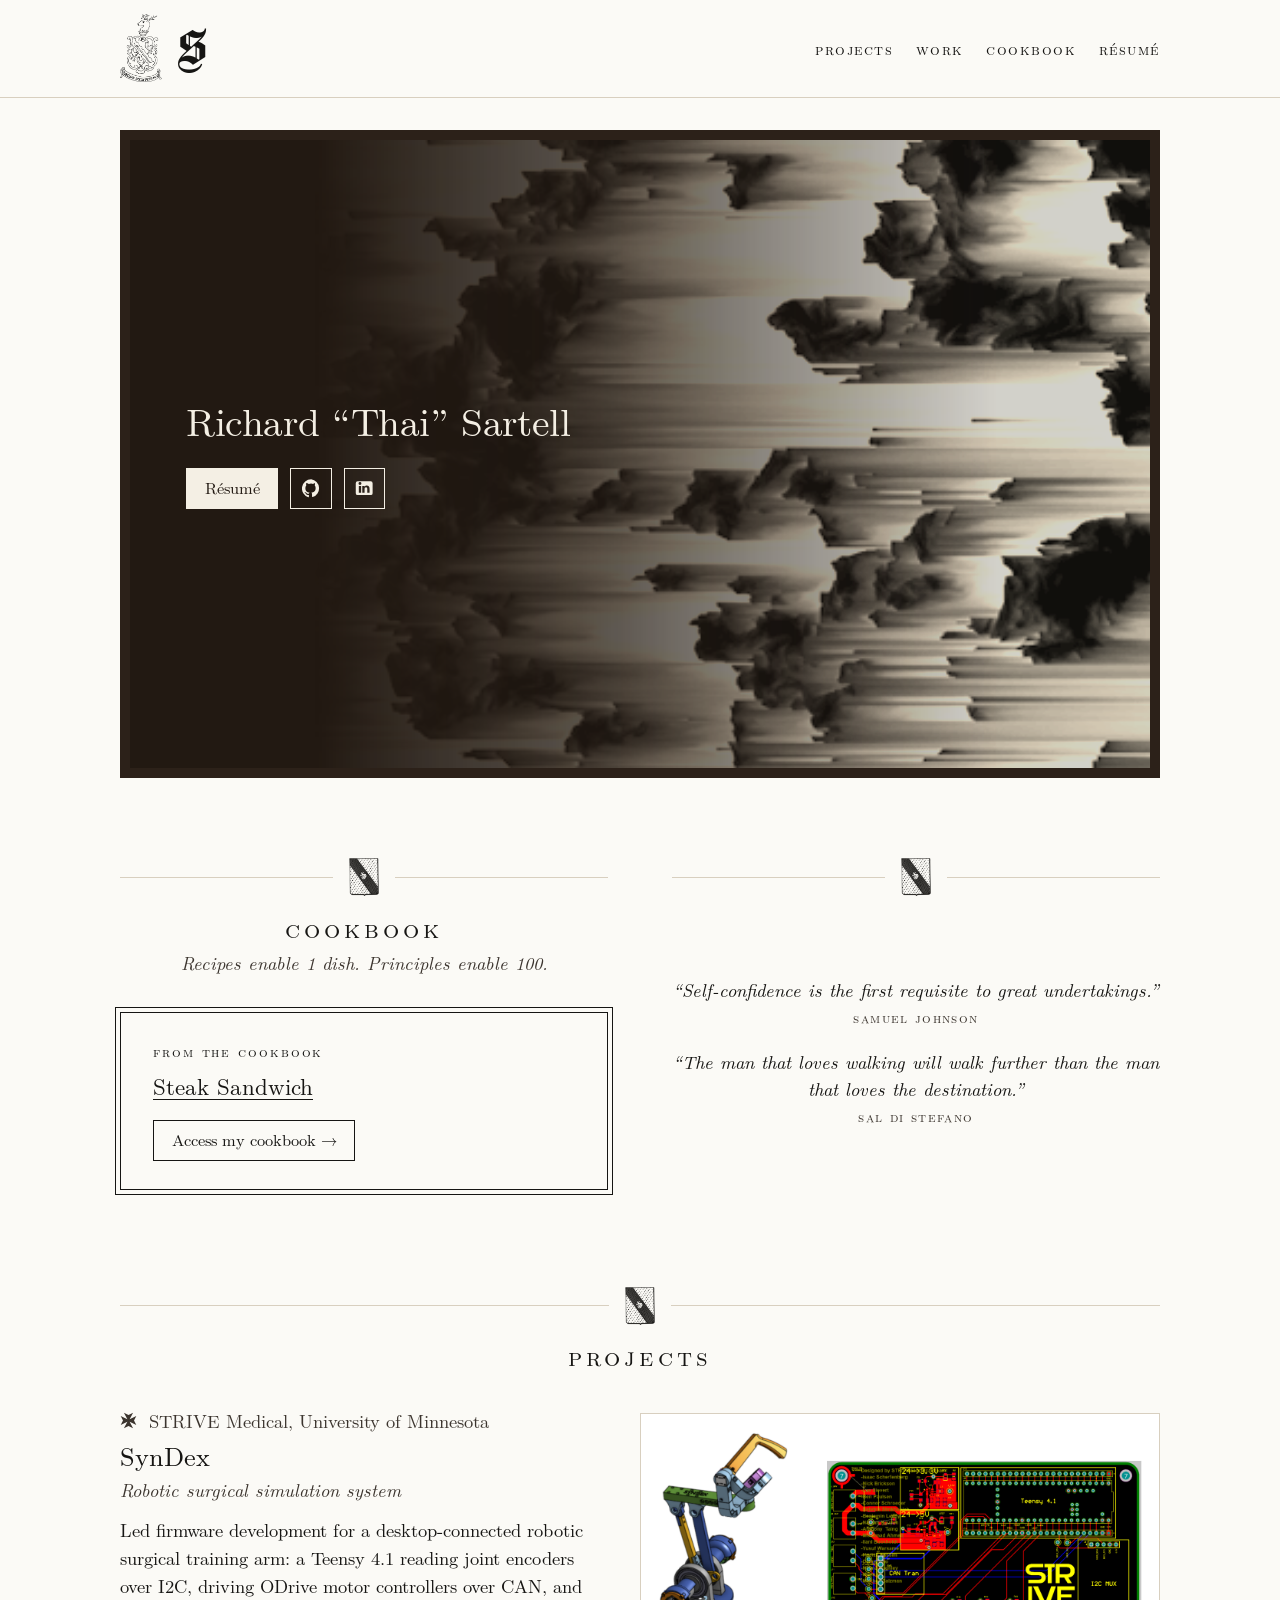
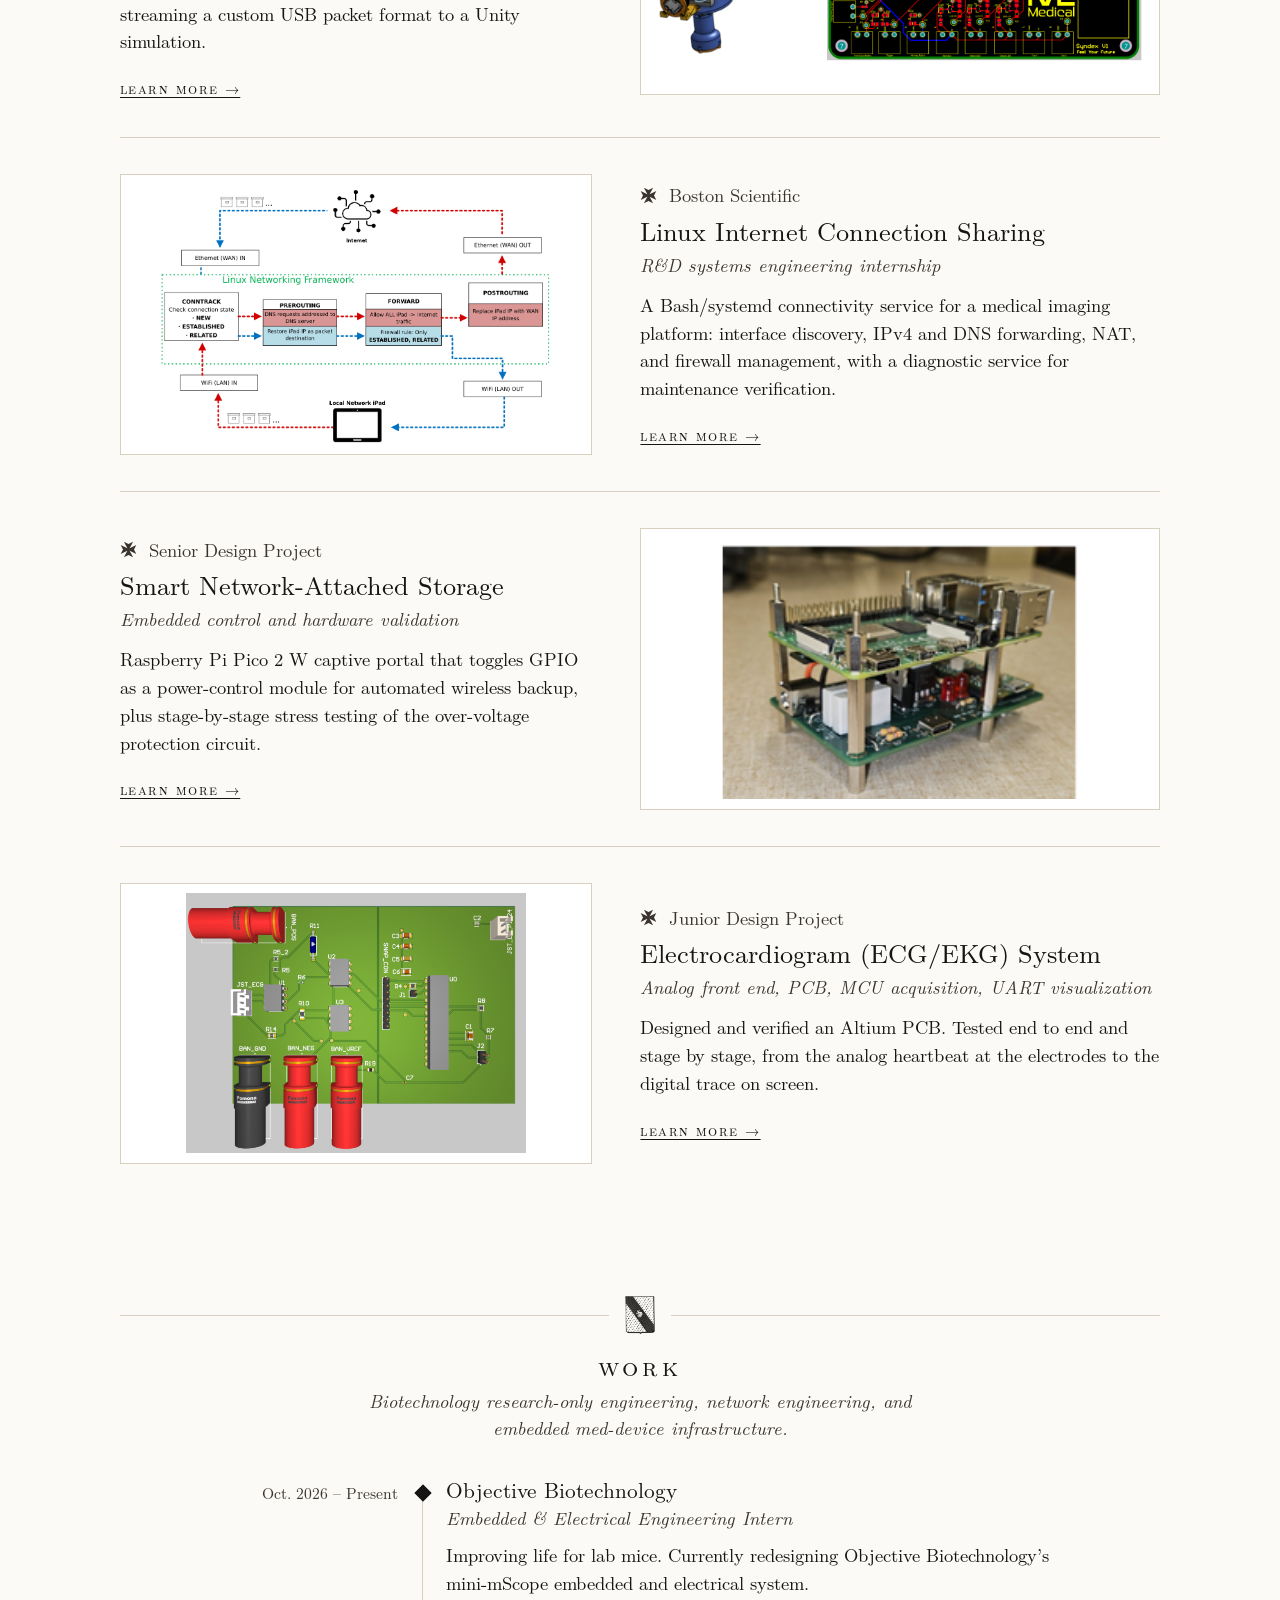
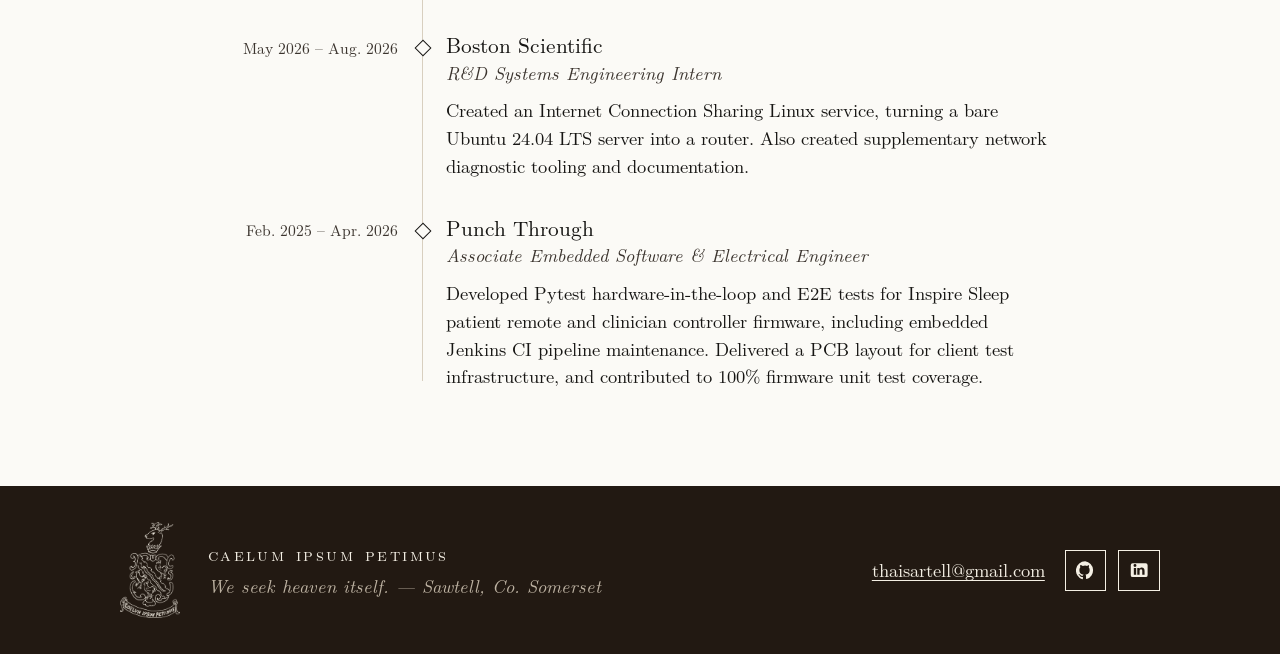
<file: index.html>
<!doctype html>
<html lang="en">
  <head>
    <meta charset="utf-8">
    <meta name="viewport" content="width=device-width, initial-scale=1">
    <title>Richard Sartell | Electrical &amp; Computer Engineer</title>
    <meta name="description" content="Richard &quot;Thai&quot; Sartell: embedded software, Linux systems, and hardware validation. Projects, work history, and a cookbook.">
    <meta property="og:type" content="website">
    <meta property="og:url" content="https://thaisartell.github.io/">
    <meta property="og:image" content="assets/images/og-card.svg">
    <link rel="icon" href="assets/images/favicon.svg" type="image/svg+xml">
    <link rel="preload" href="assets/fonts/lmroman9-regular.woff2" as="font" type="font/woff2" crossorigin>
    <link rel="stylesheet" href="css/style.css">
  </head>
  <body>
    <a class="skip-link" href="#main">Skip to content</a>

    <header class="site-header">
      <div class="wrap">
        <a class="brand" href="index.html" aria-label="Richard Sartell, home">
          <img src="assets/images/coat-of-arms.png" width="323" height="520" alt="">
          <span class="brand-name" aria-hidden="true">S</span>
        </a>
        <nav class="site-nav" aria-label="Primary">
          <a href="#projects">Projects</a>
          <a href="#work">Work</a>
          <a href="cookbook.html">Cookbook</a>
          <a href="assets/resume/richard-sartell-resume.pdf">R&eacute;sum&eacute;</a>
        </nav>
      </div>
    </header>

    <main id="main">
      <section class="wrap hero" aria-labelledby="hero-heading">
        <div class="hero-frame">
          <picture class="hero-banner" aria-hidden="true">
            <source srcset="assets/images/pixel-sorter-still.jpg" media="(prefers-reduced-motion: reduce)">
            <img src="assets/images/pixel-sorter.gif" width="500" height="281" alt="">
          </picture>
          <div class="hero-copy">
            <h1 id="hero-heading">Richard &ldquo;Thai&rdquo; Sartell</h1>
            <div class="actions">
              <a class="button button-solid" href="assets/resume/richard-sartell-resume.pdf">R&eacute;sum&eacute;</a>
              <a class="social-link" href="https://github.com/thaisartell" aria-label="GitHub profile">
                <svg class="social-icon" viewBox="0 0 24 24" aria-hidden="true" focusable="false">
                  <path d="M12 .3a12 12 0 0 0-3.8 23.4c.6.1.8-.3.8-.6v-2.3c-3.3.7-4-1.4-4-1.4-.5-1.4-1.3-1.8-1.3-1.8-1.1-.7.1-.7.1-.7 1.2.1 1.8 1.2 1.8 1.2 1.1 1.8 2.8 1.3 3.5 1 .1-.8.4-1.3.8-1.6-2.7-.3-5.5-1.3-5.5-5.9 0-1.3.5-2.4 1.2-3.2-.1-.3-.5-1.5.1-3.2 0 0 1-.3 3.2 1.2a11 11 0 0 1 5.8 0C15.5 5.1 16.5 5.2 16.5 5.2c.7 1.7.3 2.9.1 3.2.8.8 1.2 1.9 1.2 3.2 0 4.6-2.8 5.6-5.5 5.9.4.4.8 1.1.8 2.2v3.3c0 .3.2.7.8.6A12 12 0 0 0 12 .3Z"/>
                </svg>
              </a>
              <a class="social-link" href="https://www.linkedin.com/in/richardsartell/" aria-label="LinkedIn profile">
                <svg class="social-icon" viewBox="0 0 24 24" aria-hidden="true" focusable="false">
                  <path d="M20.5 3h-17A2.5 2.5 0 0 0 1 5.5v13A2.5 2.5 0 0 0 3.5 21h17a2.5 2.5 0 0 0 2.5-2.5v-13A2.5 2.5 0 0 0 20.5 3ZM8 18H5V9h3v9ZM6.5 7.8A1.8 1.8 0 1 1 6.5 4a1.8 1.8 0 0 1 0 3.8ZM19 18h-3v-4.7c0-1.1 0-2.6-1.6-2.6s-1.9 1.2-1.9 2.5V18h-3V9h2.9v1.2h.1c.4-.8 1.4-1.6 2.7-1.6 2.9 0 3.8 1.9 3.8 4.4v5Z"/>
                </svg>
              </a>
            </div>
          </div>
        </div>
      </section>

      <div class="section split">
        <section id="cookbook" aria-labelledby="cookbook-heading">
          <header class="section-head">
            <div class="ornament-rule" aria-hidden="true"><span class="tile"></span></div>
            <h2 id="cookbook-heading">Cookbook</h2>
            <p>Recipes enable 1 dish. Principles enable 100.</p>
          </header>
          <div class="kitchen-teaser">
            <div>
              <p class="smallcaps">From the cookbook</p>
              <p class="tonight"><a id="tonight-link" href="cookbook.html">Open the cookbook</a></p>
            </div>
            <a class="button button-ghost" href="cookbook.html">Access my cookbook &rarr;</a>
          </div>
        </section>

        <section class="epigraph-panel" aria-label="Epigraphs">
          <div class="ornament-rule" aria-hidden="true"><span class="tile"></span></div>
          <ul class="epigraphs">
            <li>&ldquo;Self-confidence is the first requisite to great undertakings.&rdquo;<cite>Samuel Johnson</cite></li>
            <li>&ldquo;The man that loves walking will walk further than the man that loves the destination.&rdquo;<cite>Sal Di Stefano</cite></li>
          </ul>
        </section>
      </div>

      <section class="section" id="projects" aria-labelledby="projects-heading">
        <header class="section-head">
          <div class="ornament-rule" aria-hidden="true"><span class="tile"></span></div>
          <h2 id="projects-heading">Projects</h2>
        </header>

        <div class="project-list">
          <article class="project" id="project-syndex">
            <div class="project-copy">
              <p class="project-kicker"><span class="numeral" aria-hidden="true"></span><span>STRIVE Medical, University of Minnesota</span></p>
              <h3><a href="projects/syndex.html">SynDex</a></h3>
              <p class="project-subtitle">Robotic surgical simulation system</p>
              <p>
                Led firmware development for a desktop-connected robotic surgical training arm: a Teensy 4.1
                reading joint encoders over I2C, driving ODrive motor controllers over CAN, and streaming a custom
                USB packet format to a Unity simulation.
              </p>
              <a class="read-more" href="projects/syndex.html">Learn more &rarr;</a>
            </div>
            <figure class="project-figure">
              <img src="assets/diagrams/syndexAssembly_2.png" width="648" height="339" loading="lazy" alt="SynDex robotic arm CAD model beside the controller PCB layout">
            </figure>
          </article>

          <article class="project" id="project-linux-ics">
            <div class="project-copy">
              <p class="project-kicker"><span class="numeral" aria-hidden="true"></span><span>Boston Scientific</span></p>
              <h3><a href="projects/linux-internet-connection-sharing.html">Linux Internet Connection Sharing</a></h3>
              <p class="project-subtitle">R&amp;D systems engineering internship</p>
              <p>
                A Bash/systemd connectivity service for a medical imaging platform: interface discovery, IPv4 and
                DNS forwarding, NAT, and firewall management, with a diagnostic service for maintenance verification.
              </p>
              <a class="read-more" href="projects/linux-internet-connection-sharing.html">Learn more &rarr;</a>
            </div>
            <figure class="project-figure">
              <img src="assets/diagrams/icsNetworkFlow.png" width="1127" height="750" loading="lazy" alt="Conceptual network flow for the Linux Internet Connection Sharing service">
            </figure>
          </article>

          <article class="project" id="project-smart-nas">
            <div class="project-copy">
              <p class="project-kicker"><span class="numeral" aria-hidden="true"></span><span>Senior Design Project</span></p>
              <h3><a href="projects/smart-network-attached-storage.html">Smart Network-Attached Storage</a></h3>
              <p class="project-subtitle">Embedded control and hardware validation</p>
              <p>
                Raspberry Pi Pico 2 W captive portal that toggles GPIO as a power-control module for automated
                wireless backup, plus stage-by-stage stress testing of the over-voltage protection circuit.
              </p>
              <a class="read-more" href="projects/smart-network-attached-storage.html">Learn more &rarr;</a>
            </div>
            <figure class="project-figure">
              <img src="assets/diagrams/snasAssemblyPhoto.png" width="233" height="166" loading="lazy" alt="Physical Smart NAS assembly with its stacked controller and protection circuit boards">
            </figure>
          </article>

          <article class="project" id="project-ecg">
            <div class="project-copy">
              <p class="project-kicker"><span class="numeral" aria-hidden="true"></span><span>Junior Design Project</span></p>
              <h3><a href="projects/electrocardiogram-acquisition-system.html">Electrocardiogram (ECG/EKG) System</a></h3>
              <p class="project-subtitle">Analog front end, PCB, MCU acquisition, UART visualization</p>
              <p>
                Designed and verified an Altium PCB. Tested end to end and stage by stage, from the analog
                heartbeat at the electrodes to the digital trace on screen.
              </p>
              <a class="read-more" href="projects/electrocardiogram-acquisition-system.html">Learn more &rarr;</a>
            </div>
            <figure class="project-figure">
              <img src="assets/diagrams/ecgPcbRender.png" width="1289" height="986" loading="lazy" alt="3D render of the ECG acquisition PCB">
            </figure>
          </article>
        </div>
      </section>

      <section class="section" id="work" aria-labelledby="work-heading">
        <header class="section-head">
          <div class="ornament-rule" aria-hidden="true"><span class="tile"></span></div>
          <h2 id="work-heading">Work</h2>
          <p>Biotechnology research-only engineering, network engineering, and embedded med-device infrastructure.</p>
        </header>

        <ol class="timeline" reversed>
          <li class="job is-current">
            <p class="job-when">Oct. 2026 &ndash; Present</p>
            <div>
              <h3>Objective Biotechnology</h3>
              <p class="job-role">Embedded &amp; Electrical Engineering Intern</p>
              <p>Improving life for lab mice. Currently redesigning Objective Biotechnology&rsquo;s mini-mScope embedded and electrical system.</p>
            </div>
          </li>
          <li class="job">
            <p class="job-when">May 2026 &ndash; Aug. 2026</p>
            <div>
              <h3>Boston Scientific</h3>
              <p class="job-role">R&amp;D Systems Engineering Intern</p>
              <p>Created an Internet Connection Sharing Linux service, turning a bare Ubuntu 24.04 LTS server into a router. Also created supplementary network diagnostic tooling and documentation.</p>
            </div>
          </li>
          <li class="job">
            <p class="job-when">Feb. 2025 &ndash; Apr. 2026</p>
            <div>
              <h3>Punch Through</h3>
              <p class="job-role">Associate Embedded Software &amp; Electrical Engineer</p>
              <p>Developed Pytest hardware-in-the-loop and E2E tests for Inspire Sleep patient remote and clinician controller firmware, including embedded Jenkins CI pipeline maintenance. Delivered a PCB layout for client test infrastructure, and contributed to 100% firmware unit test coverage.</p>
            </div>
          </li>
        </ol>
      </section>

    </main>

    <footer class="site-footer" id="contact">
      <div class="wrap">
        <a href="index.html" aria-label="Home"><img class="footer-crest" src="assets/images/coat-of-arms.png" width="323" height="520" alt=""></a>
        <div>
          <p class="motto">Caelum ipsum petimus</p>
          <p class="motto-translation">We seek heaven itself. &mdash; Sawtell, Co. Somerset</p>
        </div>
        <div class="footer-links">
          <a class="email" href="mailto:thaisartell@gmail.com">thaisartell@gmail.com</a>
          <a class="social-link" href="https://github.com/thaisartell" aria-label="GitHub profile">
            <svg class="social-icon" viewBox="0 0 24 24" aria-hidden="true" focusable="false">
              <path d="M12 .3a12 12 0 0 0-3.8 23.4c.6.1.8-.3.8-.6v-2.3c-3.3.7-4-1.4-4-1.4-.5-1.4-1.3-1.8-1.3-1.8-1.1-.7.1-.7.1-.7 1.2.1 1.8 1.2 1.8 1.2 1.1 1.8 2.8 1.3 3.5 1 .1-.8.4-1.3.8-1.6-2.7-.3-5.5-1.3-5.5-5.9 0-1.3.5-2.4 1.2-3.2-.1-.3-.5-1.5.1-3.2 0 0 1-.3 3.2 1.2a11 11 0 0 1 5.8 0C15.5 5.1 16.5 5.2 16.5 5.2c.7 1.7.3 2.9.1 3.2.8.8 1.2 1.9 1.2 3.2 0 4.6-2.8 5.6-5.5 5.9.4.4.8 1.1.8 2.2v3.3c0 .3.2.7.8.6A12 12 0 0 0 12 .3Z"/>
            </svg>
          </a>
          <a class="social-link" href="https://www.linkedin.com/in/richardsartell/" aria-label="LinkedIn profile">
            <svg class="social-icon" viewBox="0 0 24 24" aria-hidden="true" focusable="false">
              <path d="M20.5 3h-17A2.5 2.5 0 0 0 1 5.5v13A2.5 2.5 0 0 0 3.5 21h17a2.5 2.5 0 0 0 2.5-2.5v-13A2.5 2.5 0 0 0 20.5 3ZM8 18H5V9h3v9ZM6.5 7.8A1.8 1.8 0 1 1 6.5 4a1.8 1.8 0 0 1 0 3.8ZM19 18h-3v-4.7c0-1.1 0-2.6-1.6-2.6s-1.9 1.2-1.9 2.5V18h-3V9h2.9v1.2h.1c.4-.8 1.4-1.6 2.7-1.6 2.9 0 3.8 1.9 3.8 4.4v5Z"/>
            </svg>
          </a>
        </div>
      </div>
    </footer>

    <script src="js/recipes.js"></script>
    <script>
      // Suggest one dish from the cookbook on the home page.
      (function () {
        var link = document.getElementById("tonight-link");
        if (!link || !window.RECIPES || !RECIPES.length) return;
        var r = RECIPES[Math.floor(Math.random() * RECIPES.length)];
        link.textContent = r.name;
        link.href = "cookbook.html#" + r.slug;
      })();
    </script>
  </body>
</html>
</file>
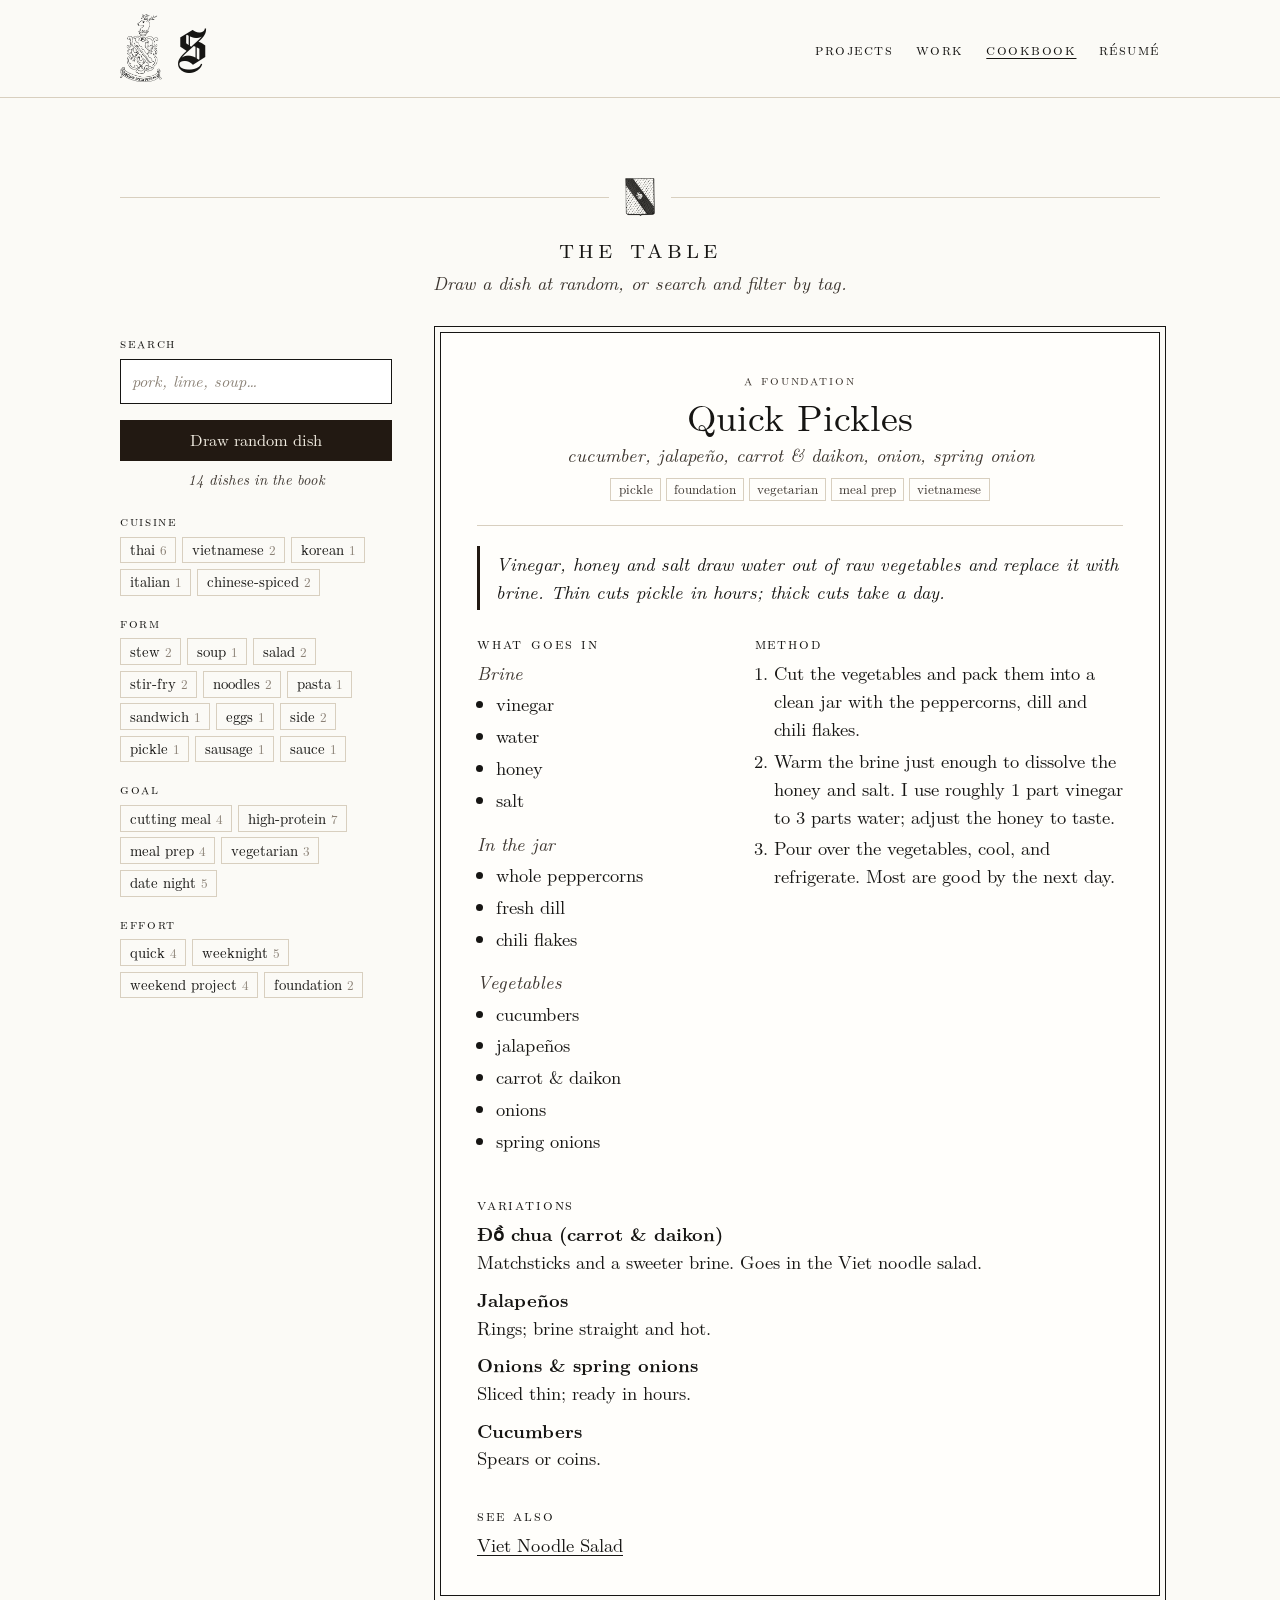
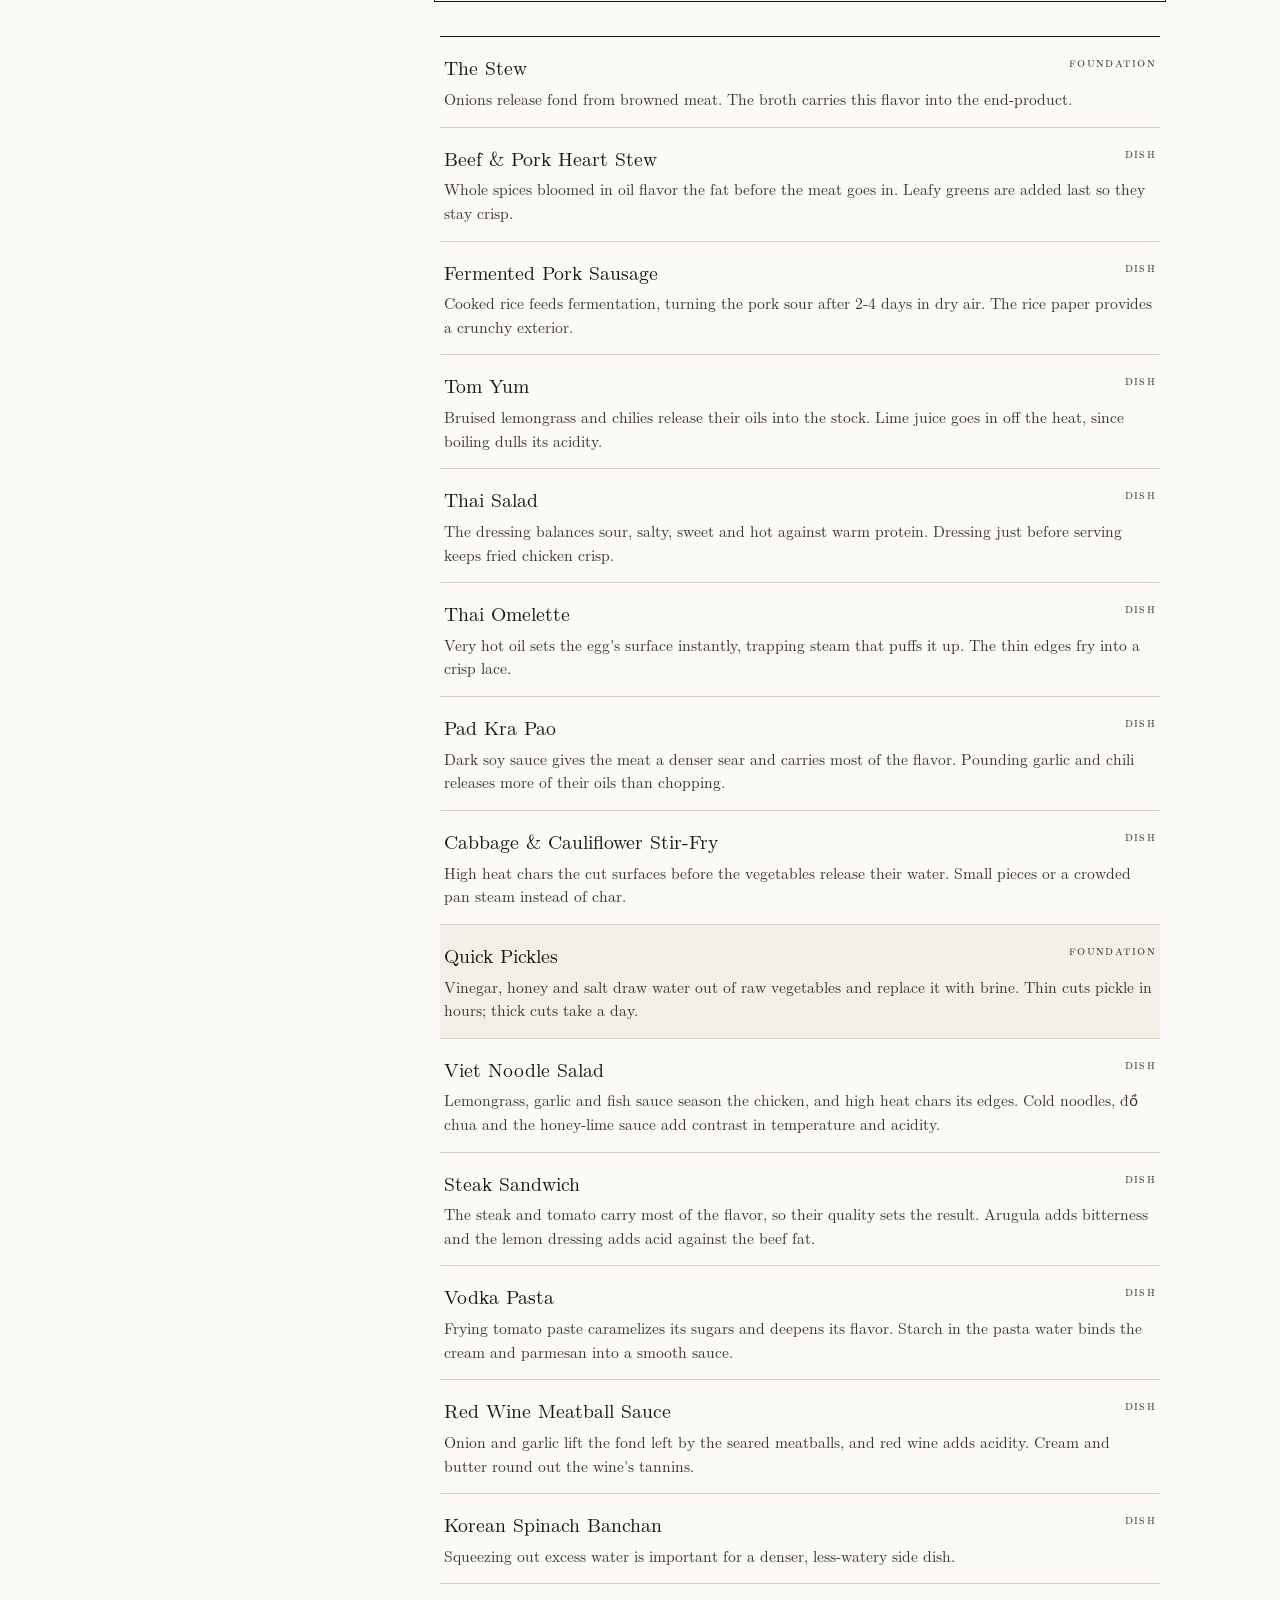
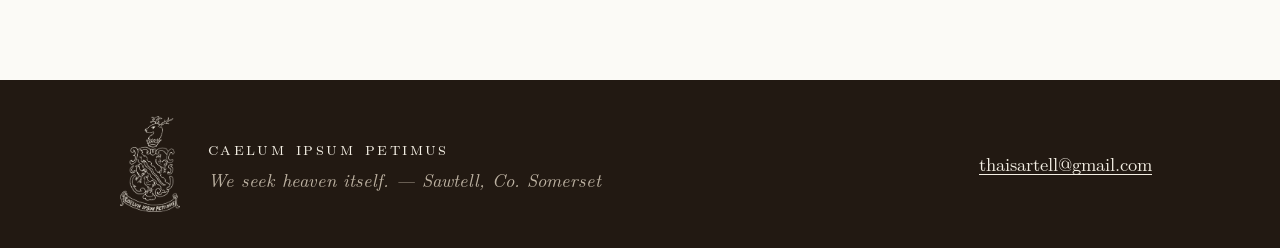
<file: cookbook.html>
<!doctype html>
<html lang="en">
  <head>
    <meta charset="utf-8">
    <meta name="viewport" content="width=device-width, initial-scale=1">
    <title>Cookbook | Richard Sartell</title>
    <meta name="description" content="A cookbook of principles: stews, Thai and Vietnamese cooking, pickles, and the rest of what I cook.">
    <link rel="icon" href="assets/images/favicon.svg" type="image/svg+xml">
    <link rel="preload" href="assets/fonts/lmroman9-regular.woff2" as="font" type="font/woff2" crossorigin>
    <link rel="stylesheet" href="css/style.css">
  </head>
  <body>
    <a class="skip-link" href="#main">Skip to content</a>

    <header class="site-header">
      <div class="wrap">
        <a class="brand" href="index.html" aria-label="Richard Sartell, home">
          <img src="assets/images/coat-of-arms.png" width="323" height="520" alt="">
          <span class="brand-name" aria-hidden="true">S</span>
        </a>
        <nav class="site-nav" aria-label="Primary">
          <a href="index.html#projects">Projects</a>
          <a href="index.html#work">Work</a>
          <a href="cookbook.html" aria-current="page">Cookbook</a>
          <a href="assets/resume/richard-sartell-resume.pdf">R&eacute;sum&eacute;</a>
        </nav>
      </div>
    </header>

    <main id="main">
      <!-- "The Rules" section, hidden for now. Uncomment to bring it back.
      <section class="section" aria-labelledby="principles-heading">
        <header class="section-head">
          <h2 id="principles-heading">The Rules</h2>
          <p>The things I keep coming back to.</p>
        </header>
        <ol class="principles">
          <li>
            <strong><span class="numeral" aria-hidden="true"></span>Sear first, and mean it.</strong>
            <p>Browning is the flavor. Dry meat, hot pan, small batches.</p>
          </li>
          <li>
            <strong><span class="numeral" aria-hidden="true"></span>Onion and garlic lift the fond.</strong>
            <p>Every stew gets deglazed the same way, whatever comes next.</p>
          </li>
          <li>
            <strong><span class="numeral" aria-hidden="true"></span>Salty, sour, sweet, hot.</strong>
            <p>Fish sauce, lime, sugar or honey, chili. Taste, then fix whichever is missing.</p>
          </li>
          <li>
            <strong><span class="numeral" aria-hidden="true"></span>Acid at the end.</strong>
            <p>A squeeze of lime or a forkful of pickles fixes a heavy plate.</p>
          </li>
          <li>
            <strong><span class="numeral" aria-hidden="true"></span>Fresh against rich.</strong>
            <p>Raw ginger, onion, herbs or arugula next to anything fried or seared.</p>
          </li>
          <li>
            <strong><span class="numeral" aria-hidden="true"></span>One base, many dialects.</strong>
            <p>Learn the method once; change the spices and it&rsquo;s a different dish.</p>
          </li>
        </ol>
      </section>
      -->

      <section class="section" id="table" aria-labelledby="table-heading">
        <header class="section-head">
          <div class="ornament-rule" aria-hidden="true"><span class="tile"></span></div>
          <h1 id="table-heading">The Table</h1>
          <p>Draw a dish at random, or search and filter by tag.</p>
        </header>

        <div class="pantry">
          <aside class="pantry-controls" aria-label="Find a dish">
            <label class="field-label" for="search">Search</label>
            <input class="search-input" id="search" type="search" placeholder="pork, lime, soup&hellip;" autocomplete="off">
            <button class="button draw-button" id="draw" type="button">Draw random dish</button>
            <p class="match-count" id="match-count" aria-live="polite"></p>
            <div id="tag-groups"></div>
            <button class="clear-button" id="clear" type="button" hidden>Clear filters</button>
          </aside>

          <div>
            <article class="recipe-card" id="card" aria-live="polite" tabindex="-1"></article>
            <ul class="recipe-list" id="list" aria-label="Matching dishes"></ul>
          </div>
        </div>
      </section>
    </main>

    <footer class="site-footer" id="contact">
      <div class="wrap">
        <a href="index.html" aria-label="Home"><img class="footer-crest" src="assets/images/coat-of-arms.png" width="323" height="520" alt=""></a>
        <div>
          <p class="motto">Caelum ipsum petimus</p>
          <p class="motto-translation">We seek heaven itself. &mdash; Sawtell, Co. Somerset</p>
        </div>
        <div class="footer-links">
          <a class="email" href="mailto:thaisartell@gmail.com">thaisartell@gmail.com</a>
        </div>
      </div>
    </footer>

    <script src="js/recipes.js"></script>
    <script src="js/cookbook.js"></script>
  </body>
</html>
</file>
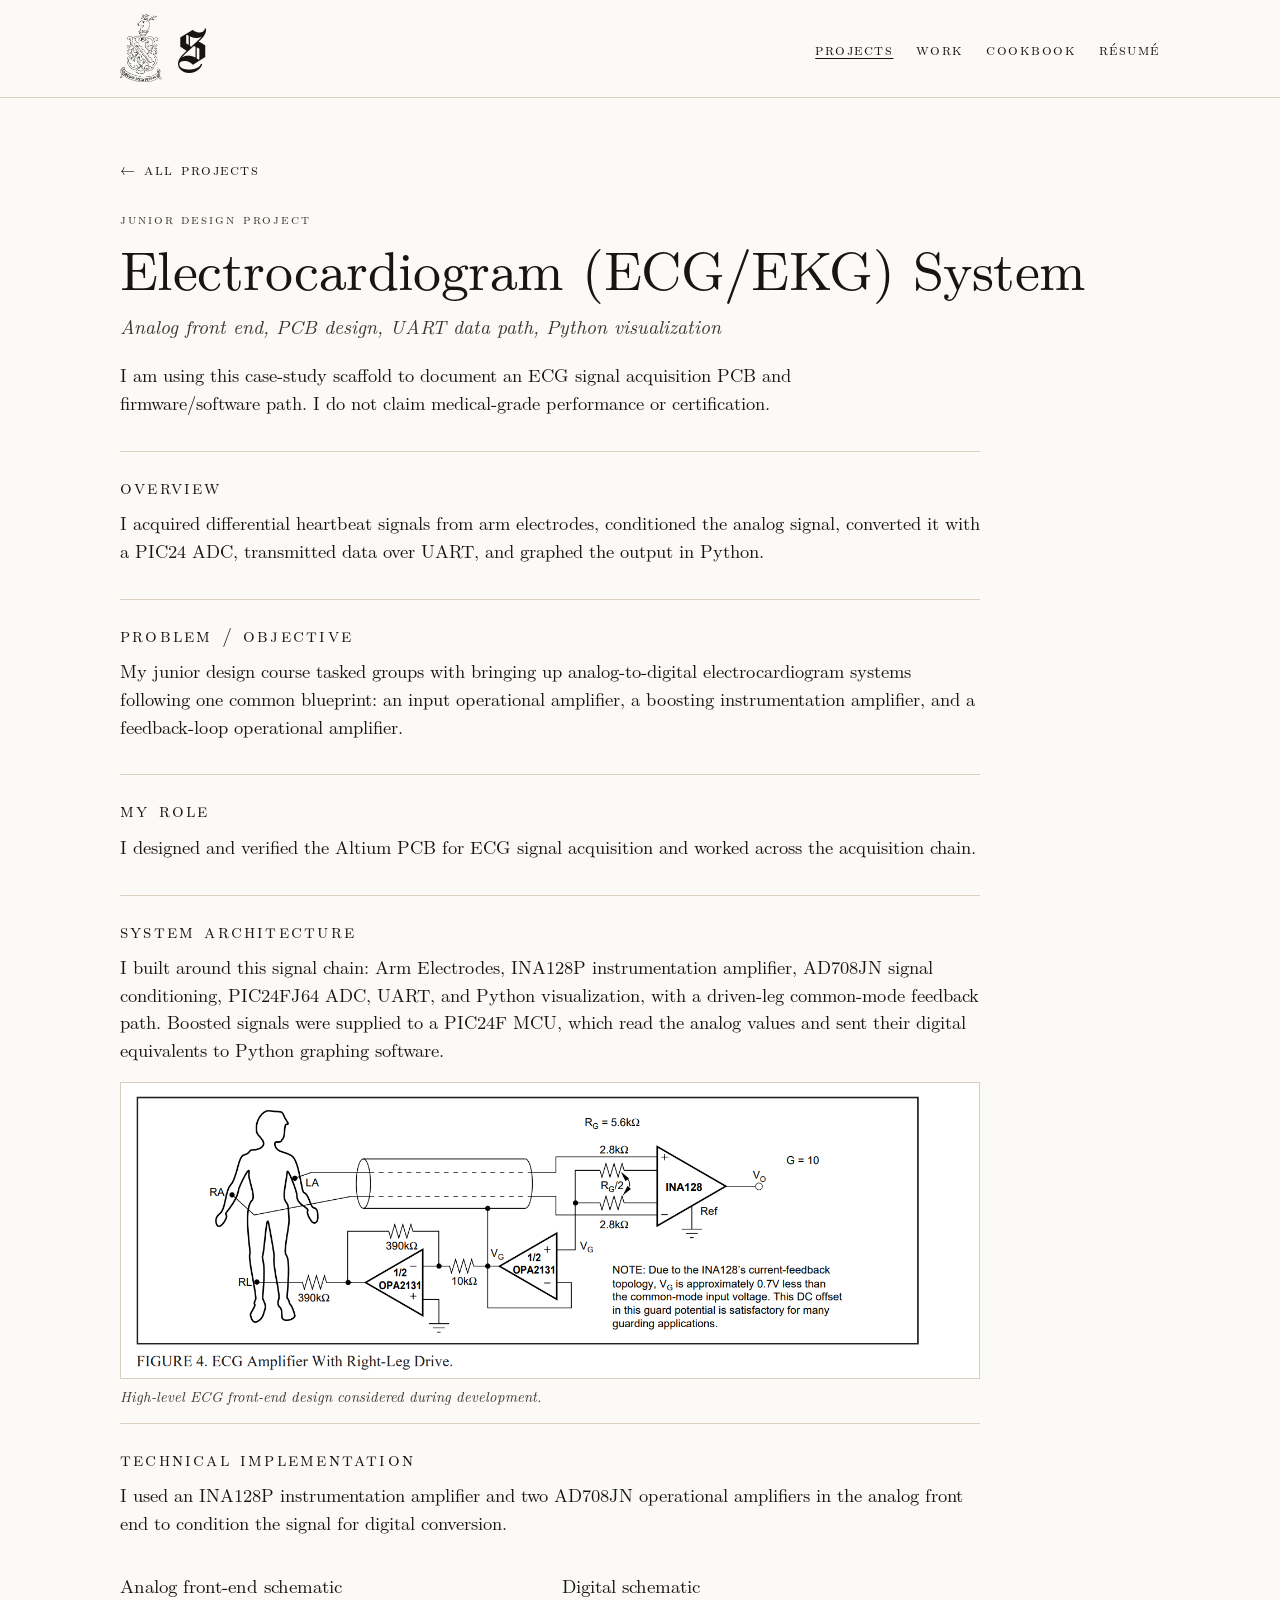
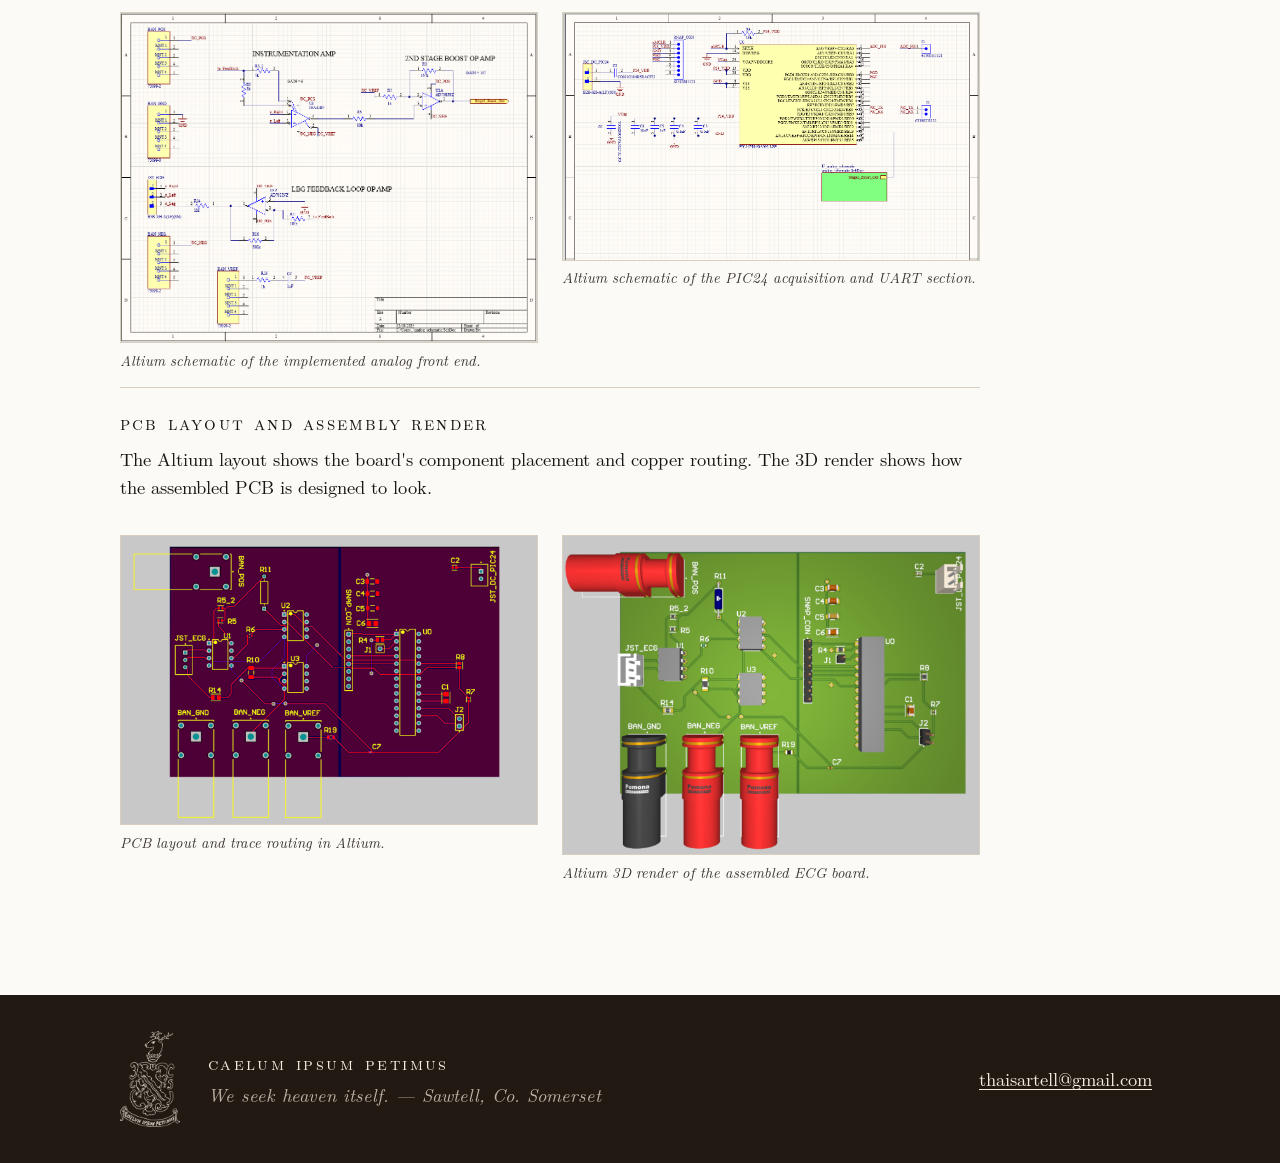
<file: projects/electrocardiogram-acquisition-system.html>
<!doctype html>
<html lang="en">
  <head>
    <meta charset="utf-8">
    <meta name="viewport" content="width=device-width, initial-scale=1">
    <title>Electrocardiogram (ECG/EKG) System | Richard Sartell</title>
    <meta name="description" content="My Electrocardiogram (ECG/EKG) System junior design case-study scaffold.">
    <link rel="icon" href="../assets/images/favicon.svg" type="image/svg+xml">
    <link rel="stylesheet" href="../css/style.css">
  </head>
  <body class="case-page">
    <a class="skip-link" href="#main">Skip to content</a>

    <header class="site-header">
      <div class="wrap">
        <a class="brand" href="../index.html" aria-label="Richard Sartell, home">
          <img src="../assets/images/coat-of-arms.png" width="323" height="520" alt="">
          <span class="brand-name" aria-hidden="true">S</span>
        </a>
        <nav class="site-nav" aria-label="Primary">
          <a href="../index.html#projects" aria-current="page">Projects</a>
          <a href="../index.html#work">Work</a>
          <a href="../cookbook.html">Cookbook</a>
          <a href="../assets/resume/richard-sartell-resume.pdf">R&eacute;sum&eacute;</a>
        </nav>
      </div>
    </header>

    <main id="main">
      <section class="case-header">
        <a class="back-home-link" href="../index.html#projects">&larr; All projects</a>
        <p class="eyebrow">Junior Design Project</p>
        <h1>Electrocardiogram (ECG/EKG) System</h1>
        <p class="hero-subtitle">Analog front end, PCB design, UART data path, Python visualization</p>
        <p>
          I am using this case-study scaffold to document an ECG signal acquisition PCB and firmware/software path. I do not claim
          medical-grade performance or certification.
        </p>
      </section>

      <div class="case-layout">
        <article class="case-outline">
          <section>
            <h2>Overview</h2>
            <p>
              I acquired differential heartbeat signals from arm electrodes, conditioned the analog signal,
              converted it with a PIC24 ADC, transmitted data over UART, and graphed the output in Python.
            </p>
          </section>
          <section>
            <h2>Problem / Objective</h2>
            <p>
              My junior design course tasked groups with bringing up analog-to-digital electrocardiogram systems following
              one common blueprint: an input operational amplifier, a boosting instrumentation amplifier, and a feedback-loop
              operational amplifier.
            </p>
          </section>
          <section>
            <h2>My Role</h2>
            <p>I designed and verified the Altium PCB for ECG signal acquisition and worked across the acquisition chain.</p>
          </section>
          <section>
            <h2>System Architecture</h2>
            <p>
              I built around this signal chain: Arm Electrodes, INA128P instrumentation amplifier, AD708JN signal conditioning,
              PIC24FJ64 ADC, UART, and Python visualization, with a driven-leg common-mode feedback path.
              Boosted signals were supplied to a PIC24F MCU, which read the analog values and sent their digital equivalents
              to Python graphing software.
            </p>
            <figure class="case-figure case-figure-wide">
              <img
                src="../assets/diagrams/ecgHighLevelDesign.png"
                width="1536"
                height="528"
                alt="High-level ECG analog front-end design showing arm electrodes, an instrumentation amplifier, and right-leg feedback"
              >
              <figcaption>High-level ECG front-end design considered during development.</figcaption>
            </figure>
          </section>
          <section>
            <h2>Technical Implementation</h2>
            <p>
              I used an INA128P instrumentation amplifier and two AD708JN operational amplifiers in the analog front end
              to condition the signal for digital conversion.
            </p>
            <div class="case-figure-grid">
              <div>
                <h3>Analog front-end schematic</h3>
                <figure class="case-figure case-figure-wide">
                  <img
                    src="../assets/diagrams/ecgFrontendSchematic.png"
                    width="977"
                    height="773"
                    alt="Altium schematic of the ECG analog front end, including the INA128P instrumentation amplifier, second-stage amplifier, and leg-feedback loop"
                  >
                  <figcaption>Altium schematic of the implemented analog front end.</figcaption>
                </figure>
              </div>
              <div>
                <h3>Digital schematic</h3>
                <figure class="case-figure case-figure-wide">
                  <img
                    src="../assets/diagrams/ecgDigitalSchematic.png"
                    width="1187"
                    height="703"
                    alt="Altium digital schematic showing the PIC24 microcontroller, power decoupling, programming connector, ADC input, and UART connections"
                  >
                  <figcaption>Altium schematic of the PIC24 acquisition and UART section.</figcaption>
                </figure>
              </div>
            </div>
          </section>
          <section>
            <h2>PCB Layout and Assembly Render</h2>
            <p>
              The Altium layout shows the board's component placement and copper routing. The 3D render shows
              how the assembled PCB is designed to look.
            </p>
            <div class="case-figure-grid">
              <figure class="case-figure case-figure-wide">
                <img
                  src="../assets/diagrams/ecgPcbLayerView.png"
                  width="1352"
                  height="937"
                  loading="lazy"
                  alt="Altium ECG PCB layout showing component placement and routed copper traces"
                >
                <figcaption>PCB layout and trace routing in Altium.</figcaption>
              </figure>
              <figure class="case-figure case-figure-wide">
                <img
                  src="../assets/diagrams/ecgPcbRender.png"
                  width="1289"
                  height="986"
                  loading="lazy"
                  alt="Altium 3D render of the assembled ECG PCB with its components mounted on the board"
                >
                <figcaption>Altium 3D render of the assembled ECG board.</figcaption>
              </figure>
            </div>
          </section>
        </article>

      </div>
    </main>

    <footer class="site-footer">
      <div class="wrap">
        <a href="../index.html" aria-label="Home"><img class="footer-crest" src="../assets/images/coat-of-arms.png" width="323" height="520" alt=""></a>
        <div>
          <p class="motto">Caelum ipsum petimus</p>
          <p class="motto-translation">We seek heaven itself. &mdash; Sawtell, Co. Somerset</p>
        </div>
        <div class="footer-links">
          <a class="email" href="mailto:thaisartell@gmail.com">thaisartell@gmail.com</a>
        </div>
      </div>
    </footer>
  </body>
</html>
</file>
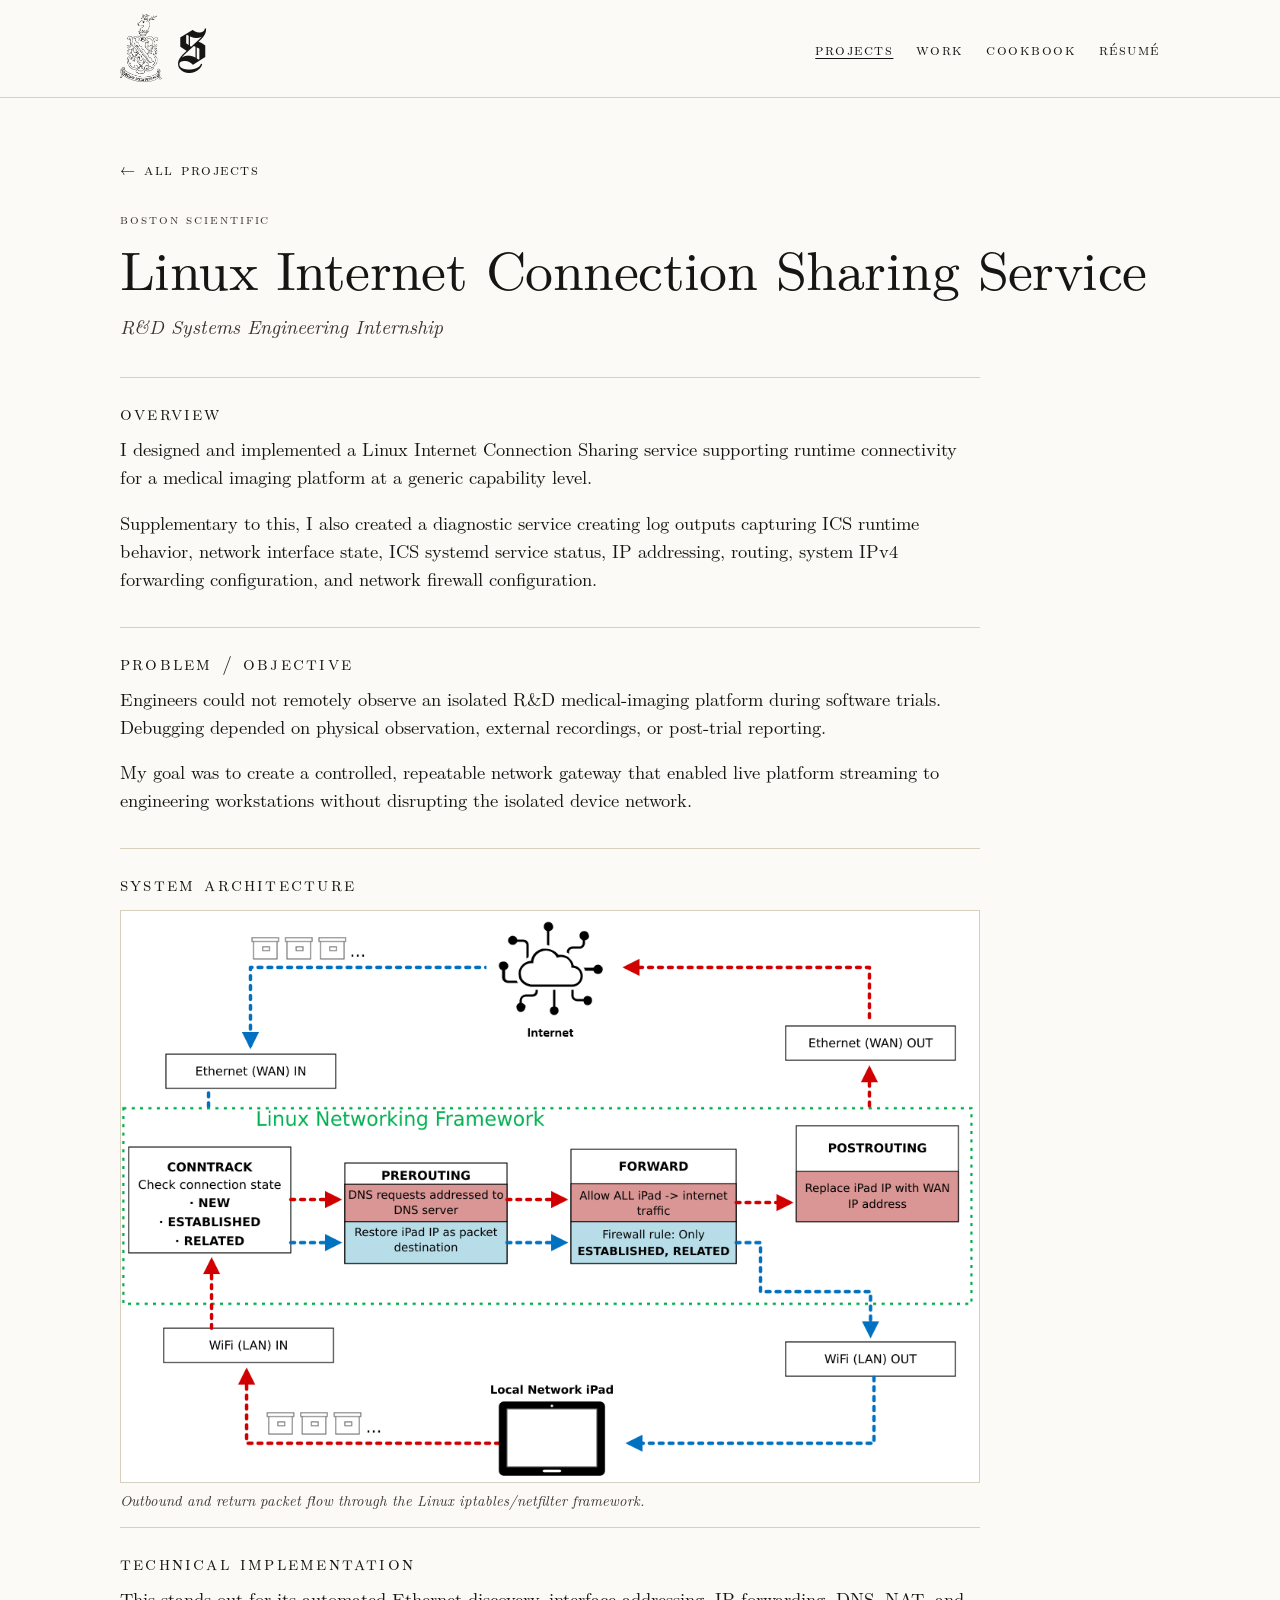
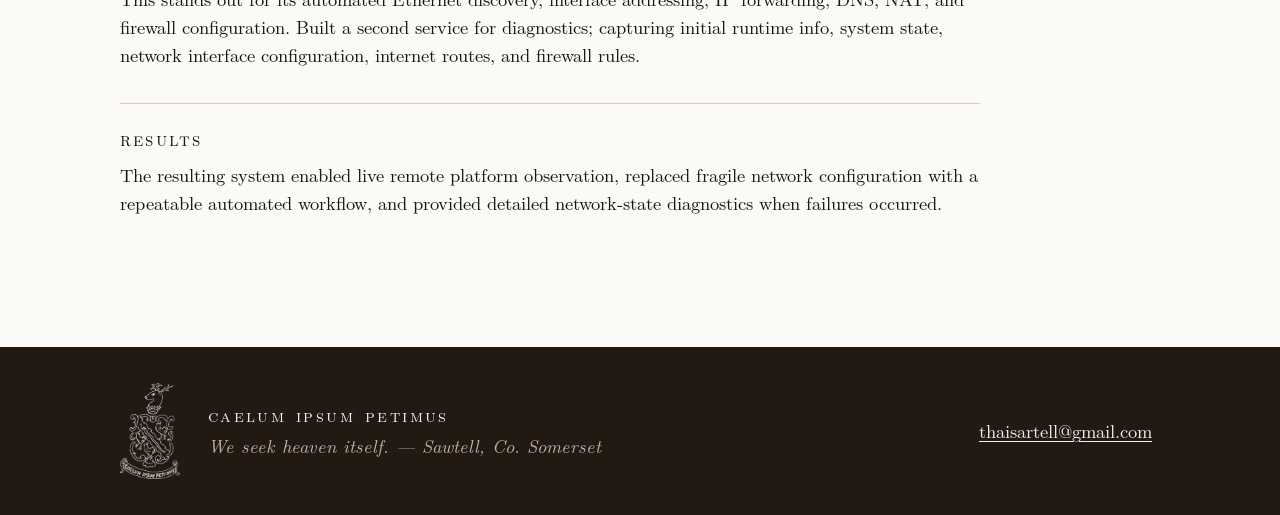
<file: projects/linux-internet-connection-sharing.html>
<!doctype html>
<html lang="en">
  <head>
    <meta charset="utf-8">
    <meta name="viewport" content="width=device-width, initial-scale=1">
    <title>Linux Internet Connection Sharing Service | Richard Sartell</title>
    <meta name="description" content="My sanitized Linux Internet Connection Sharing service case-study scaffold.">
    <link rel="icon" href="../assets/images/favicon.svg" type="image/svg+xml">
    <link rel="stylesheet" href="../css/style.css">
  </head>
  <body class="case-page">
    <a class="skip-link" href="#main">Skip to content</a>

    <header class="site-header">
      <div class="wrap">
        <a class="brand" href="../index.html" aria-label="Richard Sartell, home">
          <img src="../assets/images/coat-of-arms.png" width="323" height="520" alt="">
          <span class="brand-name" aria-hidden="true">S</span>
        </a>
        <nav class="site-nav" aria-label="Primary">
          <a href="../index.html#projects" aria-current="page">Projects</a>
          <a href="../index.html#work">Work</a>
          <a href="../cookbook.html">Cookbook</a>
          <a href="../assets/resume/richard-sartell-resume.pdf">R&eacute;sum&eacute;</a>
        </nav>
      </div>
    </header>

    <main id="main">
      <section class="case-header">
        <a class="back-home-link" href="../index.html#projects">&larr; All projects</a>
        <p class="eyebrow">Boston Scientific</p>
        <h1>Linux Internet Connection Sharing Service</h1>
        <p class="hero-subtitle">R&amp;D Systems Engineering Internship</p>
      </section>

      <div class="case-layout">
        <article class="case-outline">
          <section>
            <h2>Overview</h2>
            <p>
              I designed and implemented a Linux Internet Connection Sharing service supporting runtime connectivity
              for a medical imaging platform at a generic capability level.
            </p>
            <p>
              Supplementary to this, I also created a diagnostic service creating log outputs capturing ICS runtime behavior,
              network interface state, ICS systemd service status, IP addressing, routing, system IPv4 forwarding configuration, and network firewall configuration.
            </p>
          </section>
          <section>
            <h2>Problem / Objective</h2>
            <p>
              Engineers could not remotely observe an isolated R&amp;D medical-imaging platform during software trials.
              Debugging depended on physical observation, external recordings, or post-trial reporting.
            </p>
            <p>
              My goal was to create a controlled, repeatable network gateway that enabled live platform streaming to
              engineering workstations without disrupting the isolated device network.
            </p>
          </section>
          <section>
            <h2>System Architecture</h2>
            <figure class="case-figure case-figure-wide">
              <img
                src="../assets/diagrams/icsNetworkFlow.png"
                width="1311"
                height="852"
                loading="lazy"
                decoding="async"
                alt="Packet flow through the Linux Internet Connection Sharing service, showing outbound LAN traffic and returning WAN traffic passing through connection tracking, prerouting, forwarding, and postrouting NAT"
              >
              <figcaption>Outbound and return packet flow through the Linux iptables/netfilter framework.</figcaption>
            </figure>
          </section>
          <section>
            <h2>Technical Implementation</h2>
            <p>
              This stands out for its automated Ethernet discovery, interface addressing, IP forwarding, DNS, NAT, and firewall configuration.
              Built a second service for diagnostics; capturing initial runtime info, system state, network interface configuration, internet routes, and firewall rules.
            </p>
          </section>
          <section>
            <h2>Results</h2>
            <p>
              The resulting system enabled live remote platform observation, replaced fragile network configuration with
              a repeatable automated workflow, and provided detailed network-state diagnostics when failures occurred.
            </p>
          </section>
        </article>

      </div>
    </main>

    <footer class="site-footer">
      <div class="wrap">
        <a href="../index.html" aria-label="Home"><img class="footer-crest" src="../assets/images/coat-of-arms.png" width="323" height="520" alt=""></a>
        <div>
          <p class="motto">Caelum ipsum petimus</p>
          <p class="motto-translation">We seek heaven itself. &mdash; Sawtell, Co. Somerset</p>
        </div>
        <div class="footer-links">
          <a class="email" href="mailto:thaisartell@gmail.com">thaisartell@gmail.com</a>
        </div>
      </div>
    </footer>
  </body>
</html>
</file>
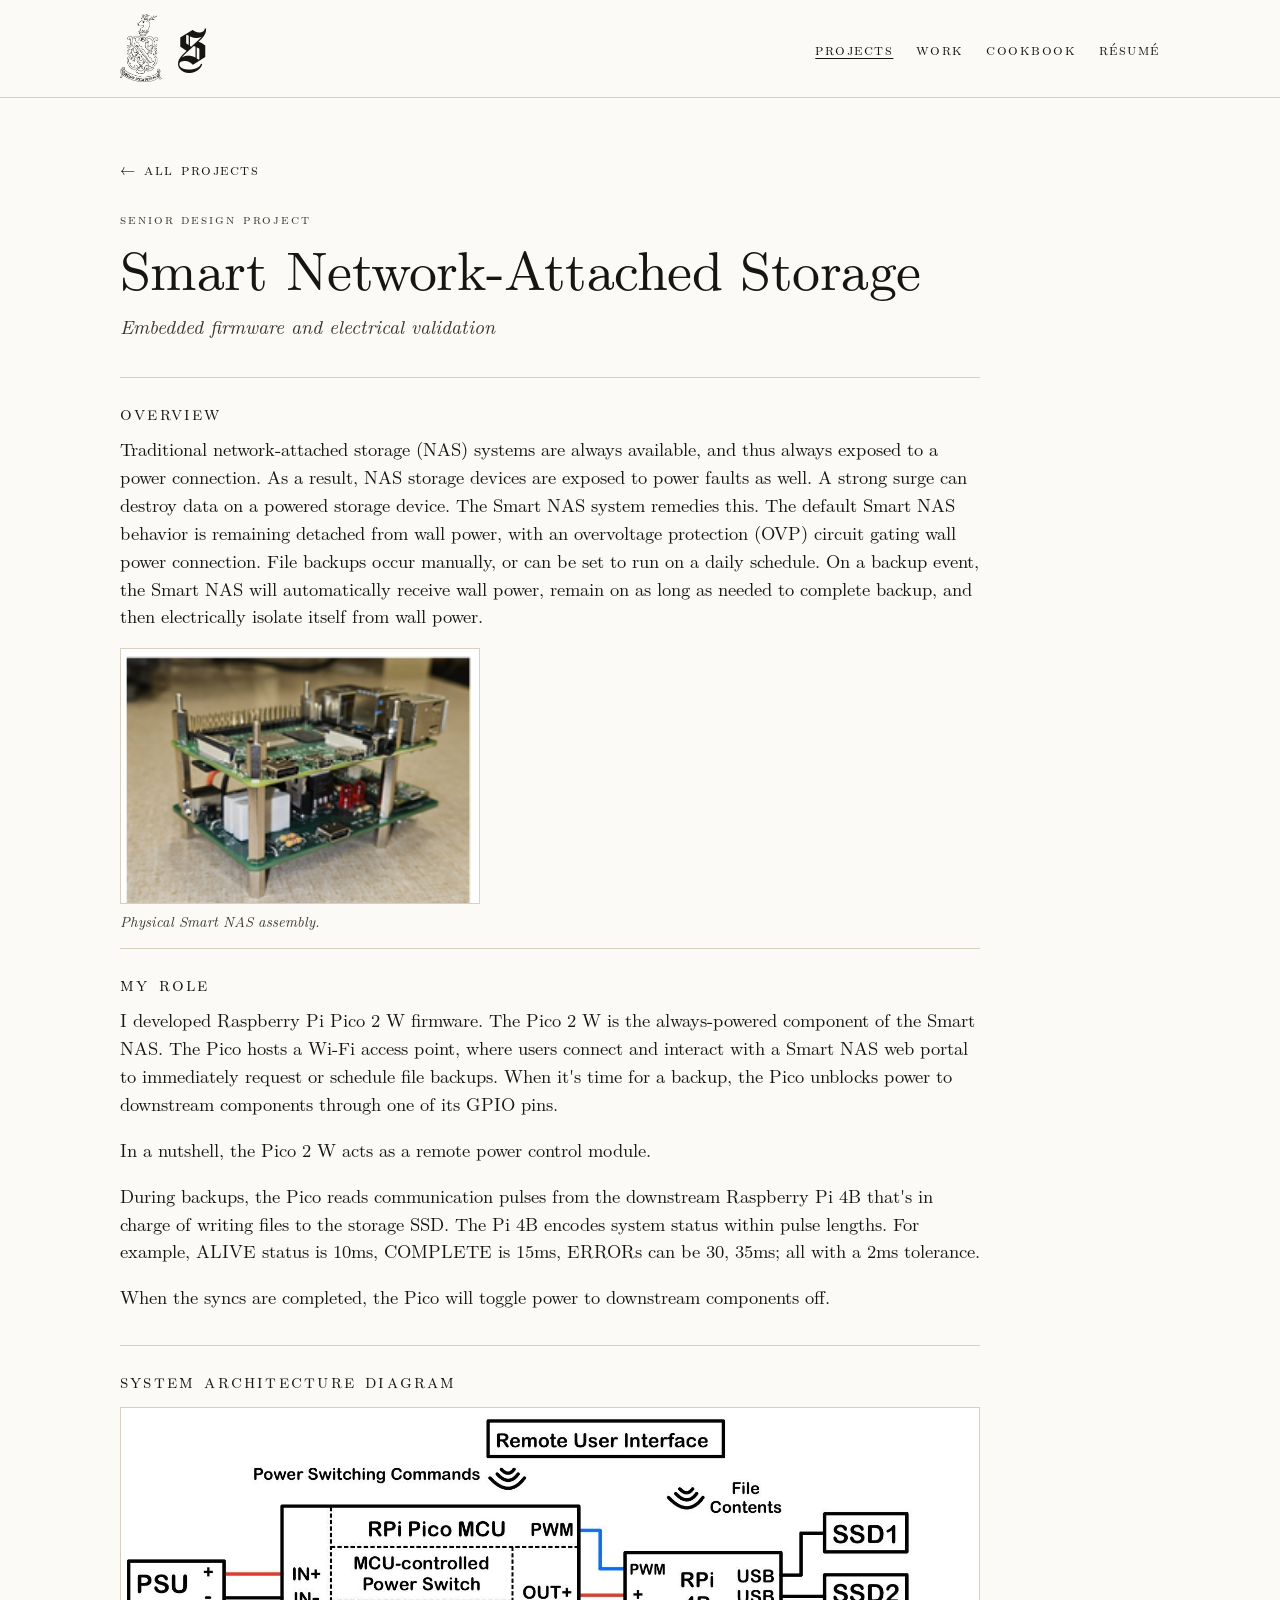
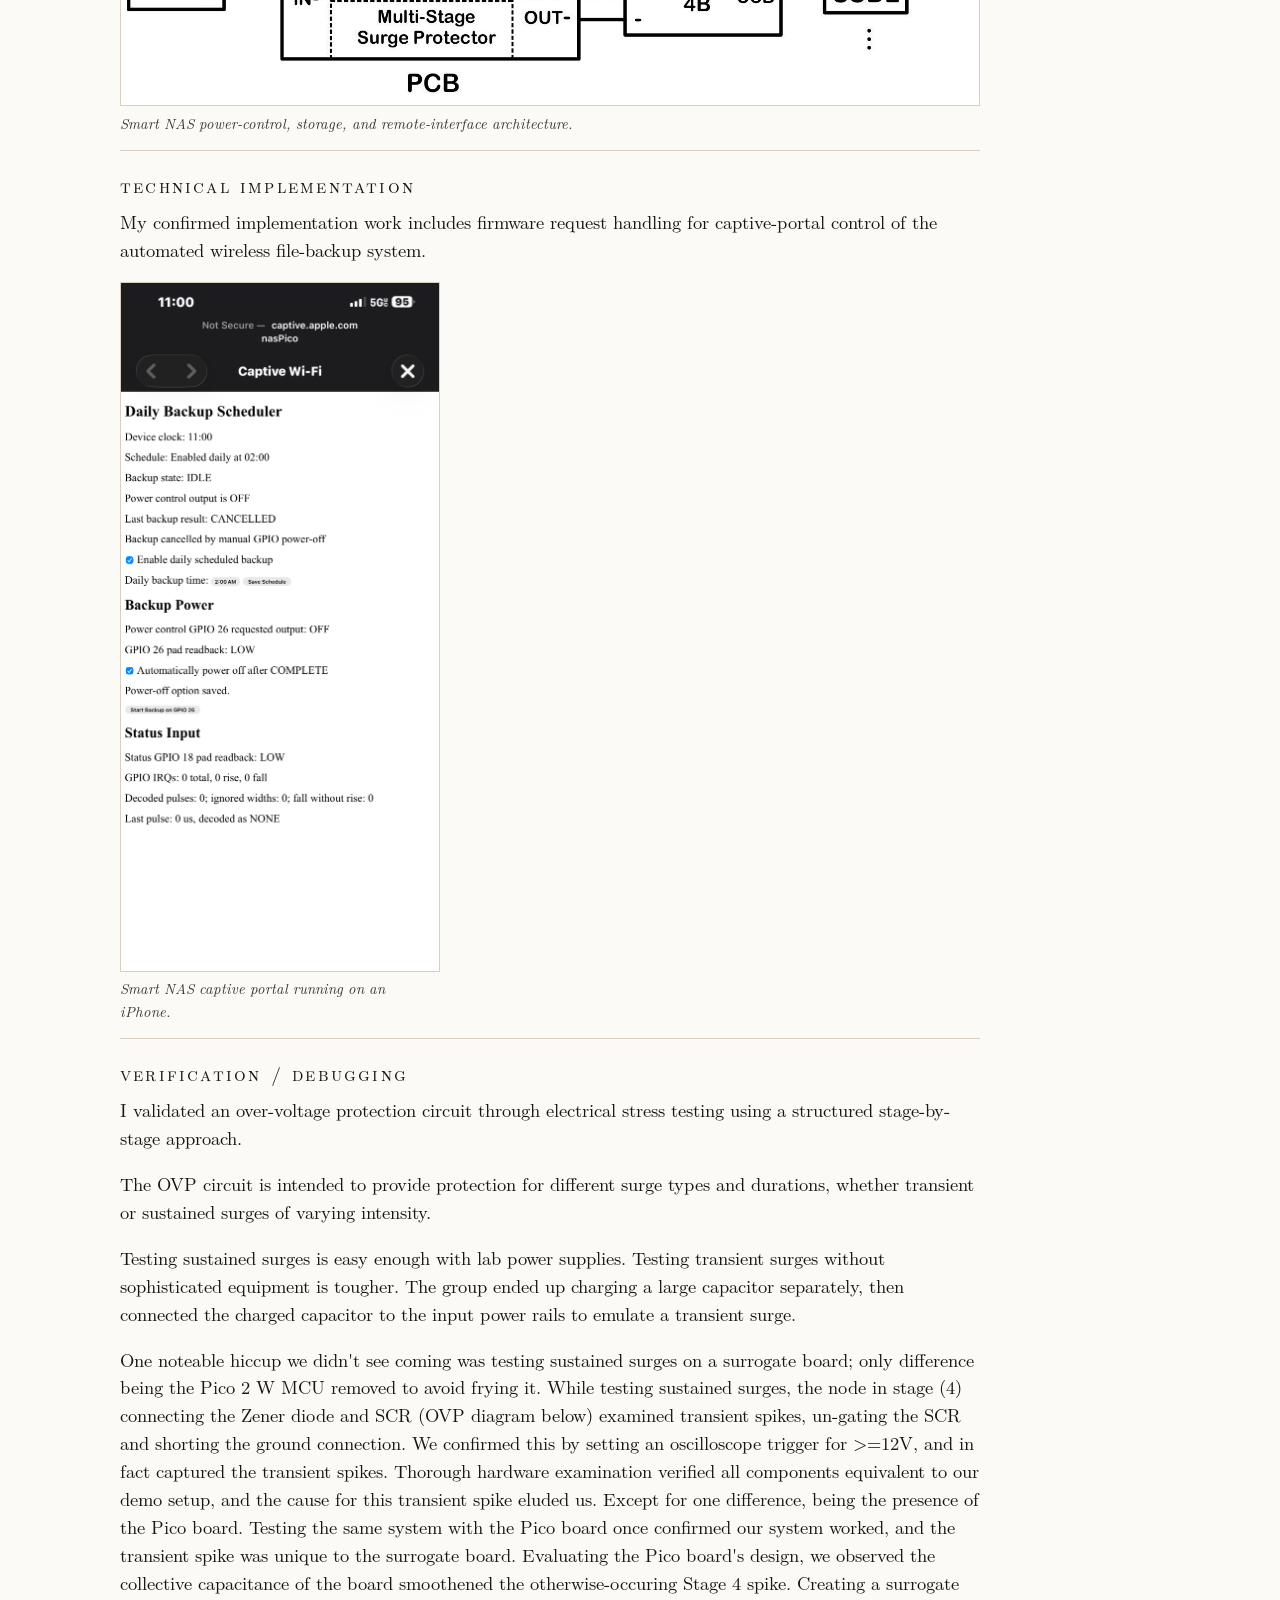
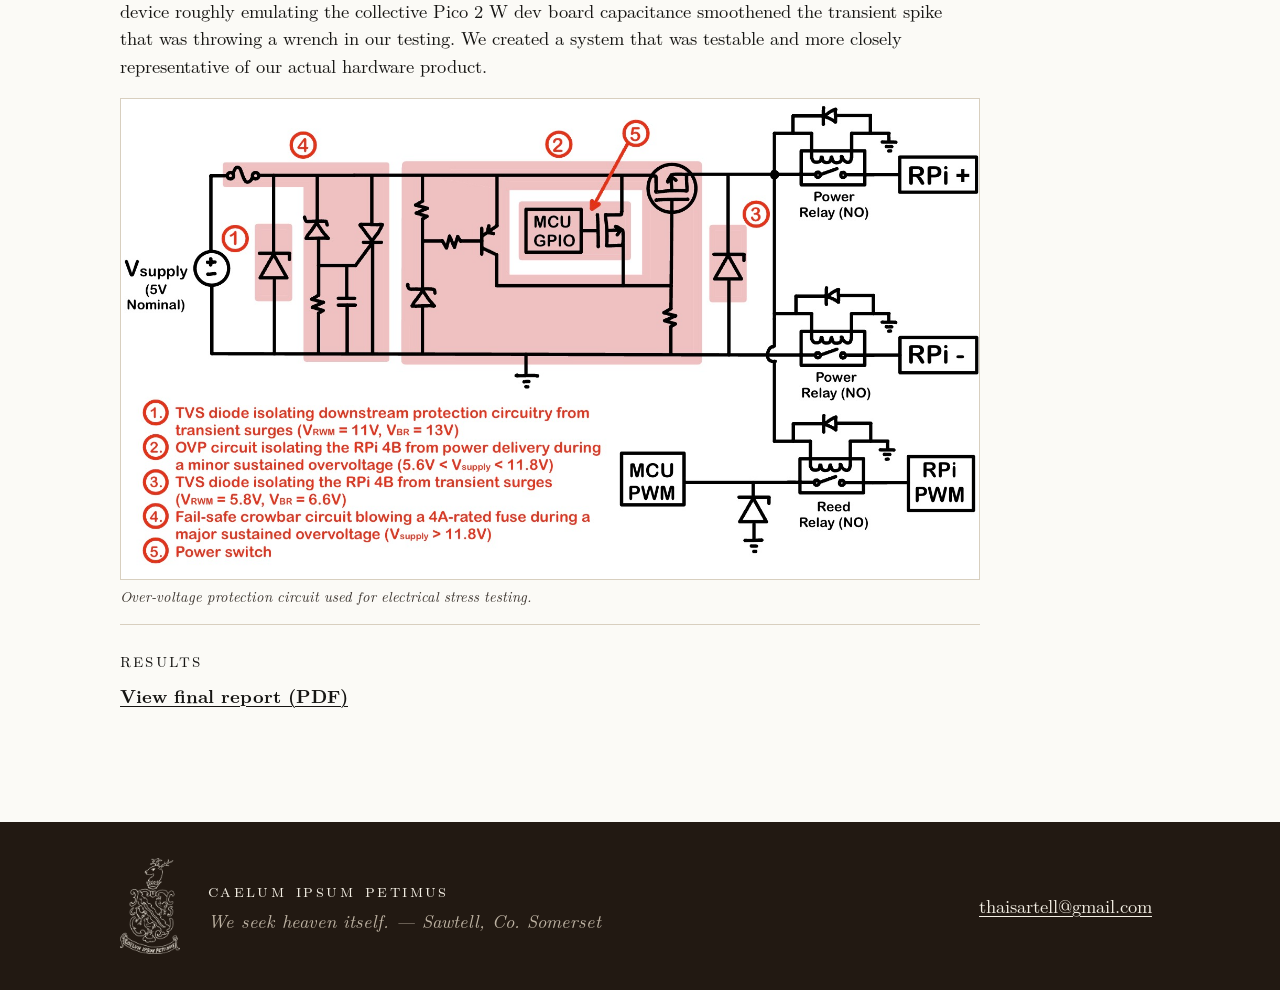
<file: projects/smart-network-attached-storage.html>
<!doctype html>
<html lang="en">
  <head>
    <meta charset="utf-8">
    <meta name="viewport" content="width=device-width, initial-scale=1">
    <title>Smart Network-Attached Storage | Richard Sartell</title>
    <meta name="description" content="My Smart Network-Attached Storage senior design case-study scaffold.">
    <link rel="icon" href="../assets/images/favicon.svg" type="image/svg+xml">
    <link rel="stylesheet" href="../css/style.css">
  </head>
  <body class="case-page">
    <a class="skip-link" href="#main">Skip to content</a>

    <header class="site-header">
      <div class="wrap">
        <a class="brand" href="../index.html" aria-label="Richard Sartell, home">
          <img src="../assets/images/coat-of-arms.png" width="323" height="520" alt="">
          <span class="brand-name" aria-hidden="true">S</span>
        </a>
        <nav class="site-nav" aria-label="Primary">
          <a href="../index.html#projects" aria-current="page">Projects</a>
          <a href="../index.html#work">Work</a>
          <a href="../cookbook.html">Cookbook</a>
          <a href="../assets/resume/richard-sartell-resume.pdf">R&eacute;sum&eacute;</a>
        </nav>
      </div>
    </header>

    <main id="main">
      <section class="case-header">
        <a class="back-home-link" href="../index.html#projects">&larr; All projects</a>
        <p class="eyebrow">Senior Design Project</p>
        <h1>Smart Network-Attached Storage</h1>
        <p class="hero-subtitle">Embedded firmware and electrical validation</p>
      </section>

      <div class="case-layout">
        <article class="case-outline">
          <section>
            <h2>Overview</h2>
            <p>
              Traditional network-attached storage (NAS) systems are always available, and thus always exposed to a power connection.
              As a result, NAS storage devices are exposed to power faults as well. A strong surge can destroy data on a powered storage device.
              The Smart NAS system remedies this. The default Smart NAS behavior is remaining detached from wall power, with an overvoltage protection (OVP) circuit gating wall power connection.
              File backups occur manually, or can be set to run on a daily schedule.
              On a backup event, the Smart NAS will automatically receive wall power, remain on as long as needed to complete backup, and then electrically isolate itself from wall power.

              </p>
            <figure class="case-figure case-figure-assembly">
              <div class="case-figure-crop">
                <img
                  src="../assets/diagrams/snasAssembly.png"
                  width="595"
                  height="842"
                  alt="Physical Smart NAS assembly with its stacked controller and protection circuit boards"
                >
              </div>
              <figcaption>Physical Smart NAS assembly.</figcaption>
            </figure>
          </section>
          <section>
            <h2>My Role</h2>
            <p>
              I developed Raspberry Pi Pico 2 W firmware.
              The Pico 2 W is the always-powered component of the Smart NAS.
              The Pico hosts a Wi-Fi access point, where users connect and interact with a Smart NAS web portal to immediately request or schedule file backups.
              When it's time for a backup, the Pico unblocks power to downstream components through one of its GPIO pins.
            </p>
            <p>
              In a nutshell, the Pico 2 W acts as a remote power control module.
            </p>
            <p>
              During backups, the Pico reads communication pulses from the downstream Raspberry Pi 4B that's in charge of writing files to the storage SSD.
              The Pi 4B encodes system status within pulse lengths.
              For example, ALIVE status is 10ms, COMPLETE is 15ms, ERRORs can be 30, 35ms; all with a 2ms tolerance.
            </p>
            <p>
              When the syncs are completed, the Pico will toggle power to downstream components off.
            </p>
          </section>
          <section>
            <h2>System Architecture Diagram</h2>
            <figure class="case-figure case-figure-wide">
              <img
                src="../assets/diagrams/snasSystemDiagram.jpg"
                width="1640"
                height="567"
                alt="Smart NAS system architecture showing the power supply, Pico-controlled power and surge-protection PCB, Raspberry Pi 4B, remote interface, and attached SSDs"
              >
              <figcaption>Smart NAS power-control, storage, and remote-interface architecture.</figcaption>
            </figure>
          </section>
          <section>
            <h2>Technical Implementation</h2>
            <p>
              My confirmed implementation work includes firmware request handling for captive-portal control of the automated
              wireless file-backup system.
            </p>
            <figure class="case-figure case-figure-phone">
              <img
                src="../assets/diagrams/snasCaptivePortal.png"
                width="1284"
                height="2778"
                alt="Smart NAS captive portal on an iPhone showing backup scheduling, power control, and status information"
              >
              <figcaption>Smart NAS captive portal running on an iPhone.</figcaption>
            </figure>
          </section>
          <section>
            <h2>Verification / Debugging</h2>
            <p>
              I validated an over-voltage protection circuit through electrical stress testing using a structured
              stage-by-stage approach.
              </p>
              <p>
              The OVP circuit is intended to provide protection for different surge types and durations, whether transient or sustained surges of varying intensity.
              </p>
              <p>
              Testing sustained surges is easy enough with lab power supplies.
              Testing transient surges without sophisticated equipment is tougher.
              The group ended up charging a large capacitor separately, then connected the charged capacitor to the input power rails to emulate a transient surge.
            </p>
            <p>
              One noteable hiccup we didn't see coming was testing sustained surges on a surrogate board; only difference being the Pico 2 W MCU removed to avoid frying it.
              While testing sustained surges, the node in stage (4) connecting the Zener diode and SCR (OVP diagram below) examined transient spikes, un-gating the SCR and shorting the ground connection.
              We confirmed this by setting an oscilloscope trigger for >=12V, and in fact captured the transient spikes.
              Thorough hardware examination verified all components equivalent to our demo setup, and the cause for this transient spike eluded us.
              Except for one difference, being the presence of the Pico board.
              Testing the same system with the Pico board once confirmed our system worked, and the transient spike was unique to the surrogate board.
              Evaluating the Pico board's design, we observed the collective capacitance of the board smoothened the otherwise-occuring Stage 4 spike.
              Creating a surrogate device roughly emulating the collective Pico 2 W dev board capacitance smoothened the transient spike that was throwing a wrench in our testing.
              We created a system that was testable and more closely representative of our actual hardware product.
            </p>
            <figure class="case-figure case-figure-wide">
              <img
                src="../assets/diagrams/snasOvpDiagram.png"
                width="1637"
                height="915"
                alt="Smart NAS over-voltage protection circuit with surge protection, power switching, and Raspberry Pi load connections"
              >
              <figcaption>Over-voltage protection circuit used for electrical stress testing.</figcaption>
            </figure>
          </section>
          <section>
            <h2>Results</h2>
            <a class="report-link" href="../assets/diagrams/snasFinalReport.pdf" target="_blank" rel="noopener">View final report (PDF)</a>
          </section>
        </article>

      </div>
    </main>

    <footer class="site-footer">
      <div class="wrap">
        <a href="../index.html" aria-label="Home"><img class="footer-crest" src="../assets/images/coat-of-arms.png" width="323" height="520" alt=""></a>
        <div>
          <p class="motto">Caelum ipsum petimus</p>
          <p class="motto-translation">We seek heaven itself. &mdash; Sawtell, Co. Somerset</p>
        </div>
        <div class="footer-links">
          <a class="email" href="mailto:thaisartell@gmail.com">thaisartell@gmail.com</a>
        </div>
      </div>
    </footer>
  </body>
</html>
</file>
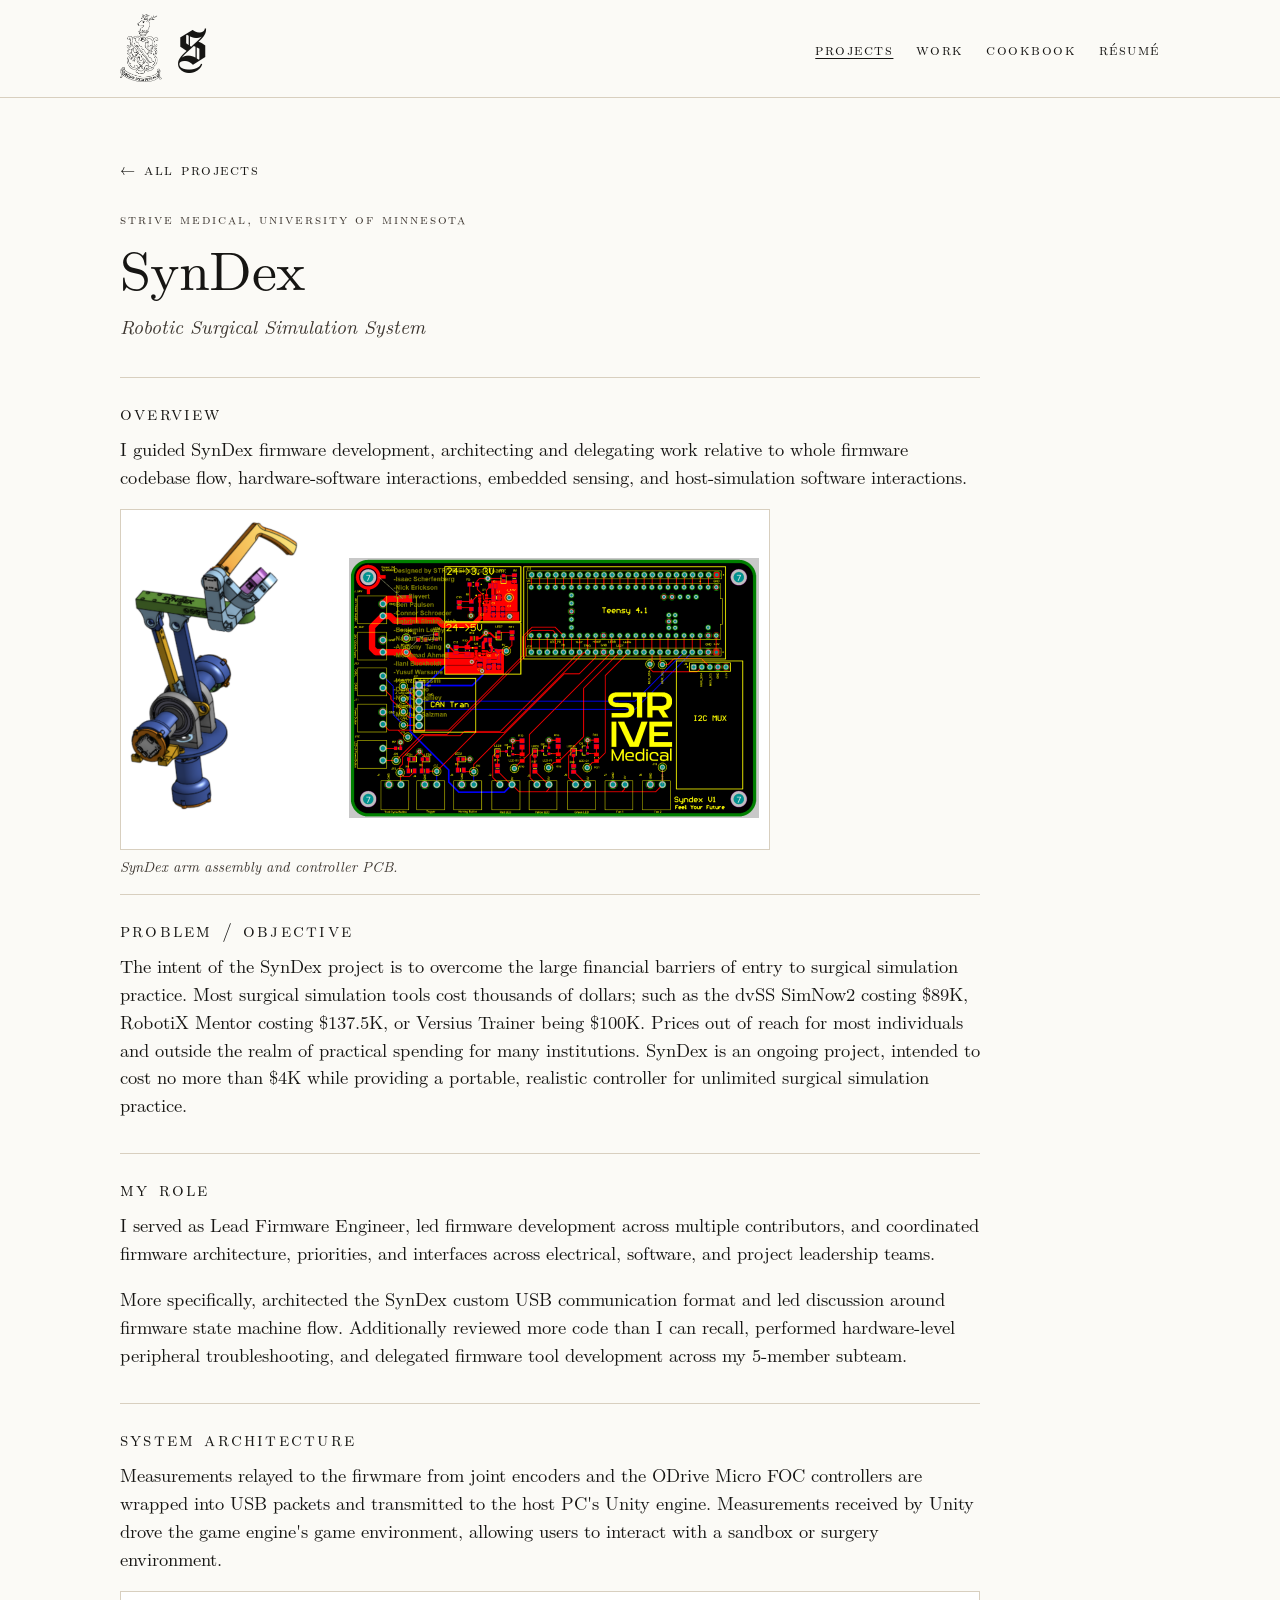
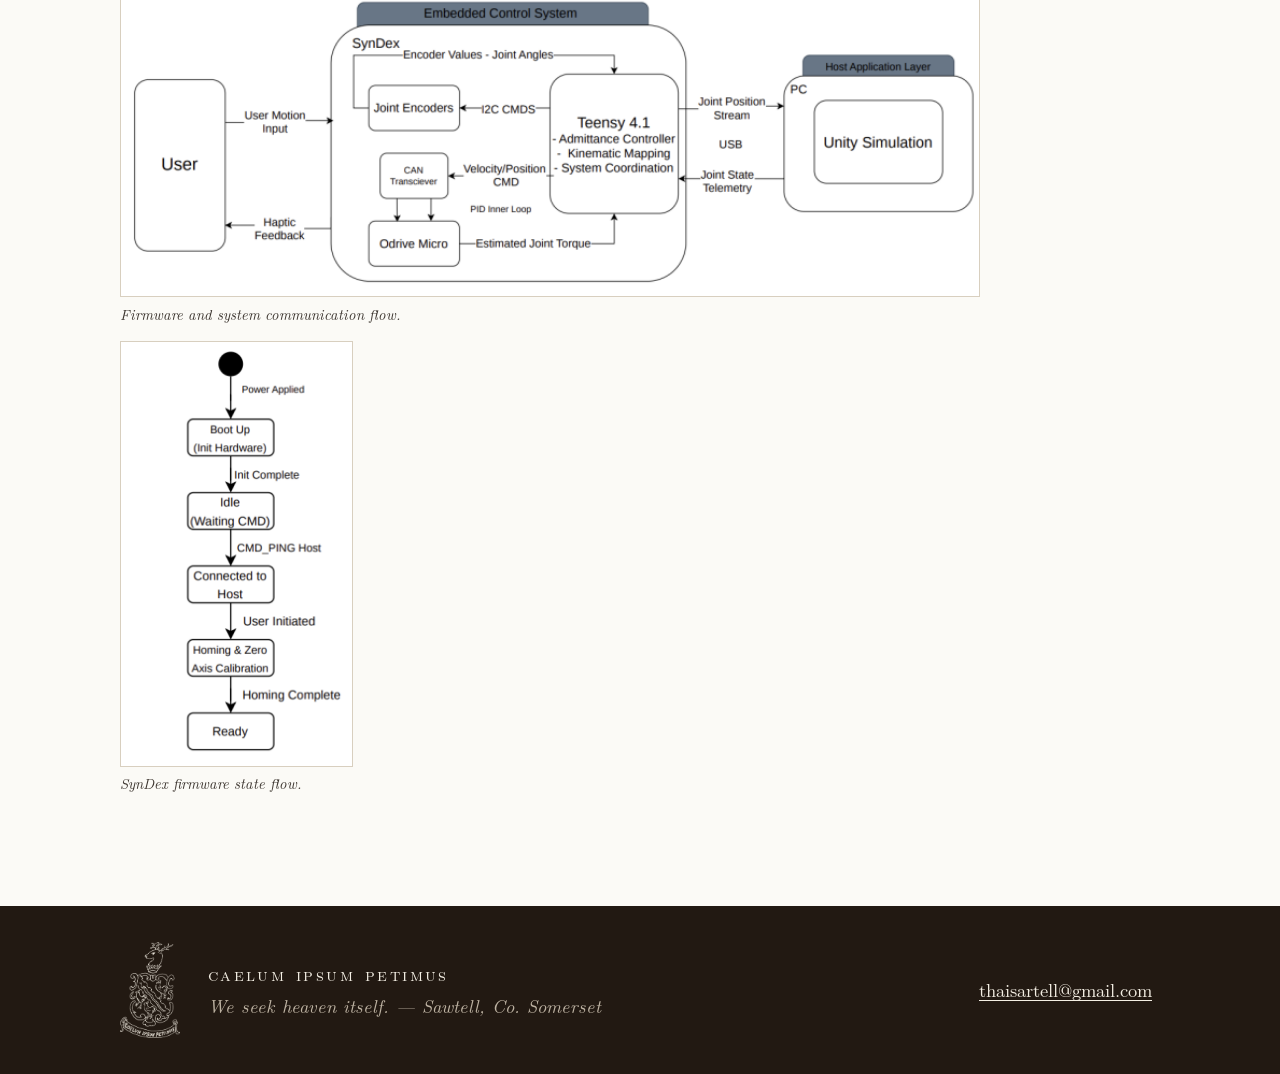
<file: projects/syndex.html>
<!doctype html>
<html lang="en">
  <head>
    <meta charset="utf-8">
    <meta name="viewport" content="width=device-width, initial-scale=1">
    <title>SynDex | Richard Sartell</title>
    <meta name="description" content="My SynDex robotic surgical simulation system case-study scaffold.">
    <link rel="icon" href="../assets/images/favicon.svg" type="image/svg+xml">
    <link rel="stylesheet" href="../css/style.css">
  </head>
  <body class="case-page">
    <a class="skip-link" href="#main">Skip to content</a>

    <header class="site-header">
      <div class="wrap">
        <a class="brand" href="../index.html" aria-label="Richard Sartell, home">
          <img src="../assets/images/coat-of-arms.png" width="323" height="520" alt="">
          <span class="brand-name" aria-hidden="true">S</span>
        </a>
        <nav class="site-nav" aria-label="Primary">
          <a href="../index.html#projects" aria-current="page">Projects</a>
          <a href="../index.html#work">Work</a>
          <a href="../cookbook.html">Cookbook</a>
          <a href="../assets/resume/richard-sartell-resume.pdf">R&eacute;sum&eacute;</a>
        </nav>
      </div>
    </header>

    <main id="main">
      <section class="case-header">
        <a class="back-home-link" href="../index.html#projects">&larr; All projects</a>
        <p class="eyebrow">STRIVE Medical, University of Minnesota</p>
        <h1>SynDex</h1>
        <p class="hero-subtitle">Robotic Surgical Simulation System</p>
      </section>

      <div class="case-layout">
        <article class="case-outline">
          <section>
            <h2>Overview</h2>
            <p>I guided SynDex firmware development, architecting and delegating work relative to whole firmware codebase flow, hardware-software interactions, embedded sensing, and host-simulation software interactions.</p>
            <figure class="case-figure">
              <img
                src="../assets/diagrams/syndexAssembly_2.png"
                width="537"
                height="275"
                alt="SynDex robotic arm CAD model beside the SynDex controller PCB layout"
              >
              <figcaption>SynDex arm assembly and controller PCB.</figcaption>
            </figure>
          </section>
          <section>
            <h2>Problem / Objective</h2>
            <p>The intent of the SynDex project is to overcome the large financial barriers of entry to surgical simulation practice.
              Most surgical simulation tools cost thousands of dollars; such as the dvSS SimNow2 costing $89K, RobotiX Mentor costing $137.5K, or Versius Trainer being $100K.
              Prices out of reach for most individuals and outside the realm of practical spending for many institutions.
              SynDex is an ongoing project, intended to cost no more than $4K while providing a portable, realistic controller for unlimited surgical simulation practice.
            </p>
          </section>
          <section>
            <h2>My Role</h2>
            <p>
              I served as Lead Firmware Engineer, led firmware development across multiple contributors, and coordinated
              firmware architecture, priorities, and interfaces across electrical, software, and project leadership teams.
            </p>
            <p>
              More specifically, architected the SynDex custom USB communication format and led discussion around firmware state machine flow.
              Additionally reviewed more code than I can recall, performed hardware-level peripheral troubleshooting, and delegated firmware tool development across my 5-member subteam.
            </p>
          </section>
          <section>
            <h2>System Architecture</h2>
            <p>
              Measurements relayed to the firwmare from joint encoders and the ODrive Micro FOC controllers are wrapped into USB packets and transmitted to the host PC's Unity engine.
              Measurements received by Unity drove the game engine's game environment, allowing users to interact with a sandbox or surgery environment.
            </p>
            <figure class="case-figure case-figure-wide">
              <img
                src="../assets/diagrams/syndexFirmwareFlow.png"
                width="797"
                height="283"
                loading="lazy"
                decoding="async"
                alt="SynDex firmware flow showing user input, joint encoders, Teensy control, ODrive motor control, and Unity simulation"
              >
              <figcaption>Firmware and system communication flow.</figcaption>
            </figure>
            <figure class="case-figure case-figure-narrow">
              <img
                src="../assets/diagrams/syndexStateFlow_2.png"
                width="233"
                height="427"
                loading="lazy"
                decoding="async"
                alt="SynDex state machine progressing from boot through idle, host connection, homing, and ready"
              >
              <figcaption>SynDex firmware state flow.</figcaption>
            </figure>
          </section>
        </article>

      </div>
    </main>

    <footer class="site-footer">
      <div class="wrap">
        <a href="../index.html" aria-label="Home"><img class="footer-crest" src="../assets/images/coat-of-arms.png" width="323" height="520" alt=""></a>
        <div>
          <p class="motto">Caelum ipsum petimus</p>
          <p class="motto-translation">We seek heaven itself. &mdash; Sawtell, Co. Somerset</p>
        </div>
        <div class="footer-links">
          <a class="email" href="mailto:thaisartell@gmail.com">thaisartell@gmail.com</a>
        </div>
      </div>
    </footer>
  </body>
</html>
</file>
<file: css/style.css>
/* ---------- Fonts: LM Roman 9 (Latin Modern, GUST Font License) ---------- */

@font-face {
  font-family: "LM Roman 9";
  src: url("../assets/fonts/lmroman9-regular.woff2") format("woff2");
  font-weight: 400;
  font-style: normal;
  font-display: swap;
}

@font-face {
  font-family: "LM Roman 9";
  src: url("../assets/fonts/lmroman9-italic.woff2") format("woff2");
  font-weight: 400;
  font-style: italic;
  font-display: swap;
}

@font-face {
  font-family: "LM Roman 9";
  src: url("../assets/fonts/lmroman9-bold.woff2") format("woff2");
  font-weight: 700;
  font-style: normal;
  font-display: swap;
}

/* Blackletter for the monogram, after the "Sawtell" lettering in the family record (SIL OFL) */
@font-face {
  font-family: "Manufacturing Consent";
  src: url("../assets/fonts/manufacturingconsent.woff2") format("woff2");
  font-weight: 400;
  font-style: normal;
  font-display: swap;
}

@font-face {
  font-family: "LM Roman Caps";
  src: url("../assets/fonts/lmromancaps10-regular.woff2") format("woff2");
  font-weight: 400;
  font-style: normal;
  font-display: swap;
}

/* ---------- Tokens: off-white, near-black, very dark brown ---------- */

:root {
  color-scheme: light;
  --paper: #fbfaf6;
  --paper-deep: #f3efe6;
  --ink: #161513;
  --ink-soft: #3b342e;
  --brown: #221912;
  --brown-raised: #2c2119;
  --on-brown: #f4efe4;
  --on-brown-soft: #bdb2a2;
  --line: #d8cfbf;
  --line-strong: #161513;
  --serif: "LM Roman 9", "Latin Modern Roman", "Computer Modern Serif", "Times New Roman", Times, serif;
  --caps: "LM Roman Caps", "LM Roman 9", "Times New Roman", serif;
  --max-width: 1120px;
  --gutter: clamp(1rem, 4vw, 2.5rem);
}

* {
  box-sizing: border-box;
}

html {
  scroll-behavior: smooth;
  scroll-padding-top: 1rem;
}

body {
  margin: 0;
  background: var(--paper);
  color: var(--ink);
  font-family: var(--serif);
  font-size: 18px;
  line-height: 1.55;
  font-kerning: normal;
  text-rendering: optimizeLegibility;
}

a {
  color: inherit;
  text-decoration-thickness: 1px;
  text-underline-offset: 0.18em;
}

a:hover {
  text-decoration-thickness: 2px;
}

img,
svg {
  max-width: 100%;
}

:focus-visible {
  outline: 2px solid currentColor;
  outline-offset: 3px;
}

h1,
h2,
h3,
h4,
p {
  margin-top: 0;
}

h1,
h2,
h3,
h4 {
  font-weight: 400;
  line-height: 1.15;
}

h1 {
  margin-bottom: 0.75rem;
  font-size: clamp(2.2rem, 5vw, 3.4rem);
  letter-spacing: -0.01em;
}

h2 {
  margin-bottom: 0.75rem;
  font-size: 1.7rem;
}

h3 {
  margin-bottom: 0.35rem;
  font-size: 1.3rem;
}

h4 {
  margin-bottom: 0.4rem;
  font-size: 1.05rem;
  font-weight: 700;
}

.skip-link {
  position: absolute;
  top: 0.5rem;
  left: 0.5rem;
  z-index: 10;
  transform: translateY(-200%);
  background: var(--paper);
  padding: 0.4rem 0.6rem;
}

.skip-link:focus {
  transform: translateY(0);
}

.wrap,
.section,
.case-header,
.case-layout {
  max-width: var(--max-width);
  margin-right: auto;
  margin-left: auto;
  padding-right: var(--gutter);
  padding-left: var(--gutter);
}

.eyebrow,
.smallcaps {
  font-family: var(--caps);
  font-size: 0.85rem;
  letter-spacing: 0.14em;
  text-transform: lowercase;
}

.eyebrow {
  margin-bottom: 0.5rem;
  color: var(--ink-soft);
}

/* ---------- Header with crest home link ---------- */

.site-header {
  border-bottom: 1px solid var(--line);
}

.site-header .wrap {
  display: flex;
  align-items: center;
  justify-content: space-between;
  gap: 1rem;
  padding-top: 0.9rem;
  padding-bottom: 0.9rem;
}

.brand {
  display: inline-flex;
  align-items: center;
  gap: 0.85rem;
  text-decoration: none;
}

.brand img {
  display: block;
  width: auto;
  height: 68px;
}

.brand-name {
  font-family: "Manufacturing Consent", var(--serif);
  font-size: 3.4rem;
  font-weight: 400;
  line-height: 1;
}

.site-nav {
  display: flex;
  flex-wrap: wrap;
  justify-content: flex-end;
  gap: 0.25rem 1.4rem;
  font-family: var(--caps);
  font-size: 0.95rem;
  letter-spacing: 0.1em;
  text-transform: lowercase;
}

.site-nav a {
  text-decoration: none;
}

.site-nav a:hover,
.site-nav a[aria-current="page"] {
  text-decoration: underline;
  text-decoration-thickness: 1px;
}

/* ---------- Hero: dark brown frame, pixel-sort banner ---------- */

.hero {
  padding-top: clamp(1rem, 3vw, 2rem);
  padding-bottom: 0;
}

.hero-frame {
  position: relative;
  display: grid;
  grid-template-columns: minmax(0, 1.15fr) minmax(0, 1fr);
  min-height: clamp(460px, 72vh, 720px);
  overflow: hidden;
  border: 10px solid var(--brown-raised);
  background: var(--brown);
  color: var(--on-brown);
}

/* The GIF fills the frame but fades out toward the name and buttons,
   so the left side stays calm and the right side carries the motion. */
.hero-banner {
  position: absolute;
  inset: 0;
  -webkit-mask-image: linear-gradient(to right, transparent 18%, rgb(0 0 0 / 0.35) 48%, #000 85%);
  mask-image: linear-gradient(to right, transparent 18%, rgb(0 0 0 / 0.35) 48%, #000 85%);
}

.hero-banner img {
  width: 100%;
  height: 100%;
  object-fit: cover;
  opacity: 0.8;
  filter: sepia(0.4);
  mix-blend-mode: soft-light;
}

.hero-copy {
  position: relative;
  z-index: 1;
  align-self: center;
  padding: clamp(1.75rem, 5vw, 3.5rem);
}

.hero-copy h1 {
  margin-bottom: 1.6rem;
  font-size: clamp(1.6rem, 3.2vw, 2.4rem);
  white-space: nowrap;
}


.actions {
  display: flex;
  flex-wrap: wrap;
  align-items: center;
  gap: 0.75rem;
}

.button {
  display: inline-flex;
  align-items: center;
  min-height: 2.6rem;
  border: 1px solid currentColor;
  padding: 0.35rem 1.1rem;
  font: inherit;
  font-size: 1rem;
  text-decoration: none;
  cursor: pointer;
}

.button-solid {
  border-color: var(--on-brown);
  background: var(--on-brown);
  color: var(--brown);
}

.button-solid:hover {
  background: transparent;
  color: var(--on-brown);
}

.button-ghost {
  background: transparent;
  color: inherit;
}

.button-ghost:hover {
  background: var(--ink);
  border-color: var(--ink);
  color: var(--paper);
}

.hero .button-ghost:hover {
  background: var(--on-brown);
  border-color: var(--on-brown);
  color: var(--brown);
}

.social-link {
  display: inline-grid;
  place-items: center;
  width: 2.6rem;
  height: 2.6rem;
  border: 1px solid currentColor;
  color: inherit;
}

.social-link:hover {
  background: currentColor;
}

.social-link:hover .social-icon {
  fill: var(--brown);
}

.social-icon {
  width: 1.15rem;
  height: 1.15rem;
  fill: currentColor;
}

/* ---------- Section heads: tile ornament between rules ---------- */

.section {
  padding-top: clamp(3rem, 7vw, 5rem);
  padding-bottom: 1rem;
}

.section-head {
  margin-bottom: 2.25rem;
  text-align: center;
}

.ornament-rule {
  display: flex;
  align-items: center;
  gap: 1rem;
  margin-bottom: 1rem;
}

.ornament-rule::before,
.ornament-rule::after {
  flex: 1;
  height: 0;
  border-top: 1px solid var(--line);
  content: "";
}

/* Sartel shield, used as a mask so it takes the text color. */
.tile {
  display: block;
  flex: none;
  width: 30px;
  height: 39px;
  background: currentColor;
  -webkit-mask: url("../assets/images/shield.png") center / contain no-repeat;
  mask: url("../assets/images/shield.png") center / contain no-repeat;
}

.section-head h1,
.section-head h2 {
  margin-bottom: 0.4rem;
  font-family: var(--caps);
  font-size: 1.6rem;
  letter-spacing: 0.16em;
  text-transform: lowercase;
}

.section-head p {
  max-width: 36rem;
  margin: 0 auto;
  color: var(--ink-soft);
  font-style: italic;
}

/* ---------- Projects ---------- */

.project-list {
  display: grid;
  gap: 0;
}

.project {
  display: grid;
  grid-template-columns: minmax(0, 1fr) minmax(0, 1.1fr);
  gap: clamp(1.5rem, 4vw, 3rem);
  align-items: center;
  border-top: 1px solid var(--line);
  padding: 2.25rem 0;
}

.project:first-child {
  border-top: 0;
  padding-top: 0;
}

.project:nth-child(even) .project-figure {
  order: -1;
}

.project-kicker {
  display: flex;
  align-items: baseline;
  gap: 0.75rem;
  margin-bottom: 0.4rem;
  color: var(--ink-soft);
}

/* Maltese cross marker, masked so it takes the text color. */
.numeral {
  display: inline-block;
  flex: none;
  align-self: center;
  width: 0.95em;
  height: 0.95em;
  background: currentColor;
  -webkit-mask: url("data:image/svg+xml,%3Csvg xmlns='http://www.w3.org/2000/svg' viewBox='0 0 24 24'%3E%3Cpath d='M10.4 10.4 5.5 1 12 4.2 18.5 1 13.6 10.4ZM13.6 10.4 23 5.5 19.8 12 23 18.5 13.6 13.6ZM13.6 13.6 18.5 23 12 19.8 5.5 23 10.4 13.6ZM10.4 13.6 1 18.5 4.2 12 1 5.5 10.4 10.4ZM10.4 10.4H13.6V13.6H10.4Z'/%3E%3C/svg%3E") center / contain no-repeat;
  mask: url("data:image/svg+xml,%3Csvg xmlns='http://www.w3.org/2000/svg' viewBox='0 0 24 24'%3E%3Cpath d='M10.4 10.4 5.5 1 12 4.2 18.5 1 13.6 10.4ZM13.6 10.4 23 5.5 19.8 12 23 18.5 13.6 13.6ZM13.6 13.6 18.5 23 12 19.8 5.5 23 10.4 13.6ZM10.4 13.6 1 18.5 4.2 12 1 5.5 10.4 10.4ZM10.4 10.4H13.6V13.6H10.4Z'/%3E%3C/svg%3E") center / contain no-repeat;
}

.project h3 {
  font-size: 1.6rem;
}

.project h3 a {
  text-decoration: none;
}

.project h3 a:hover {
  text-decoration: underline;
}

.project-subtitle {
  margin-bottom: 0.75rem;
  color: var(--ink-soft);
  font-style: italic;
}

.read-more {
  font-family: var(--caps);
  font-size: 0.9rem;
  letter-spacing: 0.1em;
  text-transform: lowercase;
}

.project-figure {
  margin: 0;
  border: 1px solid var(--line);
  padding: 0.6rem;
  background: #ffffff;
}

.project-figure img {
  display: block;
  width: 100%;
  height: 260px;
  object-fit: contain;
}

/* ---------- Work history ---------- */

.timeline {
  position: relative;
  max-width: 820px;
  margin: 0 auto;
  padding: 0;
  list-style: none;
}

.timeline::before {
  position: absolute;
  top: 0.6rem;
  bottom: 0.6rem;
  left: 12rem;
  border-left: 1px solid var(--line);
  content: "";
}

.job {
  position: relative;
  display: grid;
  grid-template-columns: 10.5rem minmax(0, 1fr);
  gap: 3rem;
  padding-bottom: 2.25rem;
}

.job::before {
  position: absolute;
  top: 0.55rem;
  left: calc(12rem - 5px);
  width: 10px;
  height: 10px;
  background: var(--paper);
  border: 1px solid var(--ink);
  transform: rotate(45deg);
  content: "";
}

.job.is-current::before {
  background: var(--ink);
}

.job-when {
  padding-top: 0.15rem;
  white-space: nowrap;
  color: var(--ink-soft);
  font-size: 0.95rem;
  text-align: right;
}

.job h3 {
  margin-bottom: 0.1rem;
}

.job-role {
  margin-bottom: 0.6rem;
  color: var(--ink-soft);
  font-style: italic;
}

.job > div > p:last-child {
  margin-bottom: 0;
}

.job ul {
  margin: 0;
  padding-left: 1.1rem;
}

.job li + li {
  margin-top: 0.3rem;
}

/* ---------- Kitchen teaser ---------- */

.kitchen-teaser {
  display: grid;
  grid-template-columns: minmax(0, 1fr) auto;
  gap: 1.5rem;
  align-items: center;
  max-width: 820px;
  margin: 0 auto;
  border: 1px solid var(--ink);
  outline: 1px solid var(--ink);
  outline-offset: 4px;
  padding: 1.75rem 2rem;
}

.kitchen-teaser p {
  margin: 0;
}

.kitchen-teaser .tonight {
  margin-top: 0.4rem;
  font-size: 1.4rem;
}

/* ---------- Cookbook + epigraphs row, footer ---------- */

.job:last-child {
  padding-bottom: 0;
}

/* Cookbook teaser on the left, epigraphs on the right, sharing one row. */
.split {
  display: grid;
  grid-template-columns: minmax(0, 1fr) minmax(0, 1fr);
  gap: clamp(2rem, 5vw, 4rem);
}

.split .kitchen-teaser {
  grid-template-columns: 1fr;
  gap: 1rem;
  justify-items: start;
}

.epigraph-panel {
  display: flex;
  flex-direction: column;
}

.epigraph-panel .epigraphs {
  display: flex;
  flex: 1;
  flex-direction: column;
  justify-content: center;
}

.epigraphs li:last-child {
  margin-bottom: 0;
}

.epigraphs {
  max-width: 760px;
  margin: 0 auto;
  padding: 0;
  list-style: none;
  text-align: center;
}

.epigraphs li {
  margin-bottom: 1.25rem;
  font-style: italic;
}

.epigraphs cite {
  display: block;
  margin-top: 0.15rem;
  color: var(--ink-soft);
  font-family: var(--caps);
  font-size: 0.85rem;
  font-style: normal;
  letter-spacing: 0.1em;
  text-transform: lowercase;
}

.site-footer {
  margin-top: clamp(3rem, 7vw, 5rem);
  background: var(--brown);
  color: var(--on-brown);
}

.site-footer .wrap {
  display: grid;
  grid-template-columns: auto minmax(0, 1fr) auto;
  gap: 1.75rem;
  align-items: center;
  padding-top: 2.25rem;
  padding-bottom: 2.25rem;
}

.footer-crest {
  display: block;
  width: auto;
  height: 96px;
  filter: invert(94%) sepia(10%) saturate(180%);
}

.motto {
  margin: 0;
  font-family: var(--caps);
  font-size: 1.1rem;
  letter-spacing: 0.14em;
  text-transform: lowercase;
}

.motto-translation {
  margin: 0.2rem 0 0;
  color: var(--on-brown-soft);
  font-style: italic;
}

.footer-links {
  display: flex;
  flex-wrap: wrap;
  align-items: center;
  justify-content: flex-end;
  gap: 0.75rem;
}

.footer-links .email {
  margin-right: 0.5rem;
}

/* ---------- Project case pages ---------- */

.case-header {
  padding-top: clamp(2rem, 5vw, 3.5rem);
  padding-bottom: 1rem;
}

.back-home-link {
  display: inline-block;
  margin-bottom: 1.75rem;
  font-family: var(--caps);
  font-size: 0.95rem;
  letter-spacing: 0.1em;
  text-decoration: none;
  text-transform: lowercase;
}

.back-home-link:hover {
  text-decoration: underline;
}

.hero-subtitle {
  color: var(--ink-soft);
  font-size: 1.2rem;
  font-style: italic;
}

.report-link {
  display: inline-block;
  font-weight: 700;
}

.case-header p {
  max-width: 720px;
}

.case-layout {
  display: block;
  padding-bottom: 1rem;
}

.case-outline {
  max-width: 860px;
}

.case-outline section {
  border-top: 1px solid var(--line);
  padding-top: 1.5rem;
  padding-bottom: 1rem;
}

.case-outline h2 {
  font-family: var(--caps);
  font-size: 1.15rem;
  letter-spacing: 0.12em;
  text-transform: lowercase;
}

.case-outline h3 {
  margin-top: 1.25rem;
  font-size: 1.15rem;
}

.case-figure-grid {
  display: grid;
  grid-template-columns: repeat(2, minmax(0, 1fr));
  gap: 1.5rem;
  align-items: start;
}

.case-figure {
  width: fit-content;
  max-width: 100%;
  margin: 1rem 0 0;
}

.case-figure img {
  display: block;
  width: auto;
  max-width: 100%;
  height: auto;
  border: 1px solid var(--line);
  background: #ffffff;
}

.case-figure-wide {
  width: 100%;
}

.case-figure-wide img {
  width: 100%;
}

.case-figure-narrow {
  max-width: 233px;
}

.case-figure-phone {
  width: 320px;
  max-width: 100%;
}

.case-figure-assembly {
  width: 360px;
}

.case-figure-crop {
  position: relative;
  overflow: hidden;
  border: 1px solid var(--line);
  background: #ffffff;
}

.case-figure-crop img {
  position: absolute;
  max-width: none;
  border: 0;
}

.case-figure-assembly .case-figure-crop {
  aspect-ratio: 235 / 167;
}

.case-figure-assembly .case-figure-crop img {
  top: -39%;
  left: -77%;
  width: 253%;
}

.case-figure figcaption {
  margin-top: 0.35rem;
  color: var(--ink-soft);
  font-size: 0.9rem;
  font-style: italic;
}

.case-placeholder {
  border-left: 3px solid var(--line);
  padding-left: 0.75rem;
  font-family: monospace;
}

/* ---------- Cookbook ---------- */

.page-intro {
  max-width: var(--max-width);
  margin: 0 auto;
  padding: clamp(2.5rem, 6vw, 4rem) var(--gutter) 0;
  text-align: center;
}

.page-intro .lede {
  max-width: 38rem;
  margin: 0 auto;
  font-size: 1.15rem;
}

.principles {
  display: grid;
  grid-template-columns: repeat(3, minmax(0, 1fr));
  gap: 0;
  margin: 0;
  padding: 0;
  border-top: 1px solid var(--ink);
  border-bottom: 1px solid var(--ink);
  list-style: none;
  counter-reset: principle;
}

.principles li {
  border-bottom: 1px solid var(--line);
  padding: 1.25rem 1.4rem;
}

.principles li:nth-child(3n + 2),
.principles li:nth-child(3n + 3) {
  border-left: 1px solid var(--line);
}

.principles li:nth-last-child(-n + 3) {
  border-bottom: 0;
}

.principles strong {
  display: block;
  margin-bottom: 0.25rem;
  font-size: 1.1rem;
  font-weight: 400;
}

.principles .numeral {
  margin-right: 0.5rem;
  color: var(--ink-soft);
}

.principles p {
  margin: 0;
  color: var(--ink-soft);
  font-size: 0.95rem;
}

.pantry {
  display: grid;
  grid-template-columns: 17rem minmax(0, 1fr);
  gap: clamp(1.5rem, 4vw, 3rem);
  align-items: start;
}

.pantry-controls {
  position: sticky;
  top: 1rem;
}

.field-label {
  display: block;
  margin-bottom: 0.35rem;
  font-family: var(--caps);
  font-size: 0.85rem;
  letter-spacing: 0.12em;
  text-transform: lowercase;
}

.search-input {
  width: 100%;
  border: 1px solid var(--ink);
  border-radius: 0;
  padding: 0.55rem 0.7rem;
  background: #ffffff;
  color: var(--ink);
  font: inherit;
  font-size: 1rem;
}

.search-input::placeholder {
  color: #8a8075;
  font-style: italic;
}

.draw-button {
  width: 100%;
  justify-content: center;
  margin: 1rem 0 0.4rem;
  border-color: var(--brown);
  background: var(--brown);
  color: var(--on-brown);
}

.draw-button:hover {
  background: transparent;
  color: var(--brown);
}

.match-count {
  margin: 0 0 1.25rem;
  color: var(--ink-soft);
  font-size: 0.9rem;
  font-style: italic;
  text-align: center;
}

.tag-group {
  margin: 0 0 1rem;
  border: 0;
  padding: 0;
}

.tag-group legend {
  margin-bottom: 0.35rem;
  padding: 0;
  font-family: var(--caps);
  font-size: 0.85rem;
  letter-spacing: 0.12em;
  text-transform: lowercase;
}

.tag-list {
  display: flex;
  flex-wrap: wrap;
  gap: 0.35rem;
}

.tag {
  display: inline-flex;
  align-items: baseline;
  gap: 0.3rem;
  border: 1px solid var(--line);
  padding: 0.1rem 0.55rem;
  background: transparent;
  color: var(--ink);
  font: inherit;
  font-size: 0.9rem;
  line-height: 1.5;
  cursor: pointer;
}

.tag:hover {
  border-color: var(--ink);
}

.tag[aria-pressed="true"] {
  border-color: var(--ink);
  background: var(--ink);
  color: var(--paper);
}

.tag .count {
  color: #8a8075;
  font-size: 0.8rem;
}

.tag[aria-pressed="true"] .count {
  color: var(--line);
}

.tag:disabled {
  opacity: 0.4;
  cursor: default;
}

.clear-button {
  border: 0;
  padding: 0;
  background: none;
  color: var(--ink-soft);
  font: inherit;
  font-size: 0.9rem;
  text-decoration: underline;
  cursor: pointer;
}

/* The drawn recipe: a framed card like a tile set in a floor */
.recipe-card {
  position: relative;
  margin-bottom: 2.5rem;
  border: 1px solid var(--ink);
  outline: 1px solid var(--ink);
  outline-offset: 5px;
  padding: clamp(1.4rem, 4vw, 2.25rem);
  background: #fffefb;
}

.recipe-card .card-label {
  margin-bottom: 0.25rem;
  color: var(--ink-soft);
  text-align: center;
}

.recipe-card h2 {
  margin-bottom: 0.25rem;
  font-size: clamp(1.7rem, 4vw, 2.3rem);
  text-align: center;
}

.recipe-card .aka {
  margin-bottom: 0.6rem;
  color: var(--ink-soft);
  font-style: italic;
  text-align: center;
}

.recipe-card .chip-row {
  justify-content: center;
  margin-bottom: 1.5rem;
}

.recipe-body {
  display: grid;
  grid-template-columns: minmax(0, 0.8fr) minmax(0, 1.2fr);
  gap: 1.5rem 2rem;
  border-top: 1px solid var(--line);
  padding-top: 1.25rem;
}

.recipe-body h3 {
  margin-bottom: 0.5rem;
  font-family: var(--caps);
  font-size: 0.95rem;
  letter-spacing: 0.12em;
  text-transform: lowercase;
}

.recipe-body ul,
.recipe-body ol {
  margin: 0 0 1rem;
  padding-left: 1.2rem;
}

.recipe-body li + li {
  margin-top: 0.25rem;
}

.recipe-body .principle {
  grid-column: 1 / -1;
  margin: 0;
  border-left: 3px solid var(--brown);
  padding: 0.25rem 0 0.25rem 1rem;
  font-style: italic;
}

.recipe-body .full {
  grid-column: 1 / -1;
}

.variations {
  margin: 0;
}

.variations dt {
  font-weight: 700;
}

.variations dd {
  margin: 0 0 0.6rem;
}

.ing-group {
  margin-bottom: 0.2rem;
  color: var(--ink-soft);
  font-style: italic;
}

.chip-row {
  display: flex;
  flex-wrap: wrap;
  gap: 0.3rem;
}

.chip {
  border: 1px solid var(--line);
  padding: 0 0.45rem;
  color: var(--ink-soft);
  font-size: 0.8rem;
  line-height: 1.6;
}

.related a {
  margin-right: 0.75rem;
}

.recipe-list {
  margin: 0;
  padding: 0;
  list-style: none;
  border-top: 1px solid var(--ink);
}

.recipe-row {
  border-bottom: 1px solid var(--line);
}

.recipe-row button {
  display: grid;
  grid-template-columns: minmax(0, 1fr) auto;
  gap: 0.25rem 1rem;
  width: 100%;
  border: 0;
  padding: 1rem 0.25rem;
  background: none;
  color: var(--ink);
  font: inherit;
  text-align: left;
  cursor: pointer;
}

.recipe-row button:hover .row-name {
  text-decoration: underline;
}

.recipe-row[aria-current="true"] button {
  background: var(--paper-deep);
}

.row-name {
  font-size: 1.2rem;
}

.row-kind {
  color: var(--ink-soft);
  font-family: var(--caps);
  font-size: 0.8rem;
  letter-spacing: 0.1em;
  text-transform: lowercase;
}

.row-principle {
  grid-column: 1 / -1;
  color: var(--ink-soft);
  font-size: 0.95rem;
}

.empty-state {
  padding: 2rem 0;
  color: var(--ink-soft);
  font-style: italic;
  text-align: center;
}

/* ---------- Responsive ---------- */

@media (max-width: 860px) {
  .hero-frame {
    grid-template-columns: 1fr;
  }

  .split {
    grid-template-columns: 1fr;
  }

  .hero-banner {
    /* Stacked layout: keep the middle, where the name sits, quiet. */
    -webkit-mask-image: linear-gradient(to bottom, #000, rgb(0 0 0 / 0.1) 32%, rgb(0 0 0 / 0.1) 68%, #000);
    mask-image: linear-gradient(to bottom, #000, rgb(0 0 0 / 0.1) 32%, rgb(0 0 0 / 0.1) 68%, #000);
  }

  .project,
  .pantry {
    grid-template-columns: 1fr;
  }

  .project:nth-child(even) .project-figure {
    order: 0;
  }

  .pantry-controls {
    position: static;
  }

  .principles {
    grid-template-columns: 1fr;
  }

  .principles li:nth-child(n) {
    border-left: 0;
  }

  .principles li:nth-last-child(-n + 3) {
    border-bottom: 1px solid var(--line);
  }

  .principles li:last-child {
    border-bottom: 0;
  }

  .recipe-body,
  .case-figure-grid {
    grid-template-columns: 1fr;
  }

  .site-footer .wrap {
    grid-template-columns: auto minmax(0, 1fr);
  }

  .footer-links {
    grid-column: 1 / -1;
    justify-content: flex-start;
  }
}

@media (max-width: 600px) {
  body {
    font-size: 17px;
  }

  .site-header .wrap {
    flex-direction: column;
    align-items: flex-start;
  }

  .site-nav {
    justify-content: flex-start;
    gap: 0.25rem 1rem;
    font-size: 0.85rem;
  }

  .brand img {
    height: 56px;
  }

  .hero-frame {
    border-width: 6px;
  }

  .timeline::before,
  .job::before {
    display: none;
  }

  .job {
    grid-template-columns: 1fr;
    gap: 0.25rem;
    border-left: 1px solid var(--line);
    padding-left: 1rem;
  }

  .job-when {
    text-align: left;
  }

  .kitchen-teaser {
    grid-template-columns: 1fr;
    padding: 1.4rem;
  }

  .project-figure img {
    height: 200px;
  }

  .footer-crest {
    height: 72px;
  }
}

@media (prefers-reduced-motion: reduce) {
  html {
    scroll-behavior: auto;
  }
}
</file>
